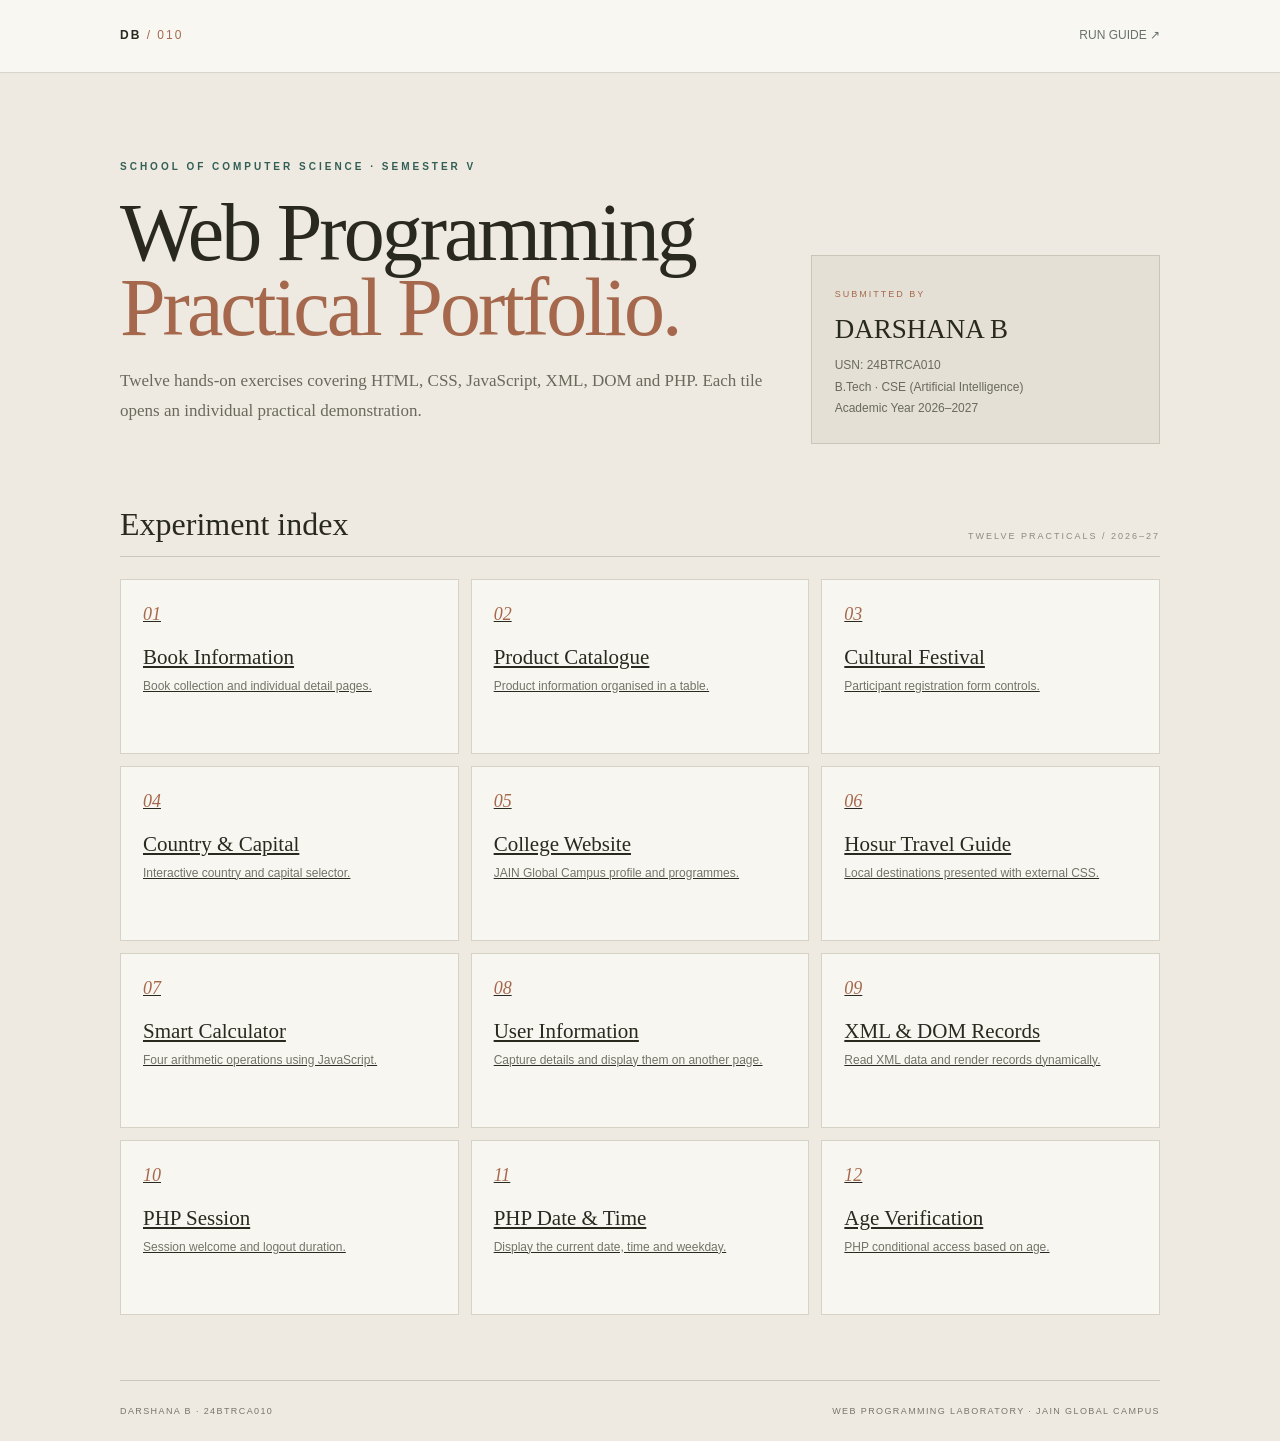
<file: index.html>
<!doctype html>
<html lang="en"><head><meta charset="utf-8"><meta name="viewport" content="width=device-width,initial-scale=1"><meta name="description" content="Darshana B's Web Programming practical portfolio."><title>Darshana B | Web Programming Portfolio</title><link rel="stylesheet" href="assets/site.css"><style>
body{background:#eeeae1;color:#29291f}.head-inner{display:flex;justify-content:space-between;align-items:center;min-height:72px}.brand span{color:#a5684d}.home-hero{padding:76px 0 62px;display:grid;grid-template-columns:1.3fr .7fr;gap:42px;align-items:end}.home-hero h1{font:500 clamp(48px,7vw,82px)/.92 Georgia;letter-spacing:-3px;margin:20px 0}.home-hero h1 em{color:#a5684d}.home-hero .lead{font:17px/1.8 Georgia;color:#69695e}.student-card{padding:23px;border:1px solid #c9c5b9;background:#e4e0d5}.student-card small{font-size:9px;letter-spacing:2px;color:#a5684d}.student-card strong{display:block;font:27px Georgia;margin:10px 0}.student-card p{font-size:12px;line-height:1.8;color:#69695e;margin:0}.index-heading{display:flex;justify-content:space-between;align-items:end;border-bottom:1px solid #c9c5b9;padding-bottom:13px}.index-heading h2{font:32px Georgia;margin:0}.index-heading span{font-size:9px;letter-spacing:2px;color:#8b8a7d}.lab-grid{display:grid;grid-template-columns:repeat(3,1fr);gap:12px;padding:22px 0 65px}.lab-tile{display:block;padding:22px;min-height:175px;background:#f8f6f0;border:1px solid #d7d2c6;color:#29291f;transition:transform .2s,background .2s}.lab-tile:hover{transform:translateY(-4px);background:#fff}.lab-tile .num{font:italic 18px Georgia;color:#a5684d}.lab-tile h3{font:21px Georgia;margin:17px 0 7px}.lab-tile p{font-size:12px;line-height:1.6;color:#747368;margin:0}.portfolio-foot{display:flex;justify-content:space-between;border-top:1px solid #c9c5b9;padding:23px 0;font-size:9px;letter-spacing:1.4px;color:#77766b}
@media(max-width:720px){.home-hero{grid-template-columns:1fr;padding:48px 0}.lab-grid{grid-template-columns:1fr 1fr}.index-heading h2{font-size:26px}}@media(max-width:460px){.lab-grid{grid-template-columns:1fr}.index-heading span{display:none}.portfolio-foot{flex-direction:column;gap:8px}}
</style></head><body>
<header class="site-head"><div class="wrap head-inner"><a class="brand" href="index.html">DB <span>/ 010</span></a><a class="back" href="README.md">RUN GUIDE ↗</a></div></header>
<main class="wrap"><section class="home-hero"><div><p class="kicker">SCHOOL OF COMPUTER SCIENCE · SEMESTER V</p><h1>Web Programming<br><em>Practical Portfolio.</em></h1><p class="lead">Twelve hands-on exercises covering HTML, CSS, JavaScript, XML, DOM and PHP. Each tile opens an individual practical demonstration.</p></div><aside class="student-card"><small>SUBMITTED BY</small><strong>DARSHANA B</strong><p>USN: 24BTRCA010<br>B.Tech · CSE (Artificial Intelligence)<br>Academic Year 2026–2027</p></aside></section>
<section><div class="index-heading"><h2>Experiment index</h2><span>TWELVE PRACTICALS / 2026–27</span></div><div class="lab-grid">
<a class="lab-tile" href="01_Book_Information/index.html"><span class="num">01</span><h3>Book Information</h3><p>Book collection and individual detail pages.</p></a>
<a class="lab-tile" href="02_Product_Catalogue/index.html"><span class="num">02</span><h3>Product Catalogue</h3><p>Product information organised in a table.</p></a>
<a class="lab-tile" href="03_Cultural_Festival/index.html"><span class="num">03</span><h3>Cultural Festival</h3><p>Participant registration form controls.</p></a>
<a class="lab-tile" href="04_Country_Capital/index.html"><span class="num">04</span><h3>Country &amp; Capital</h3><p>Interactive country and capital selector.</p></a>
<a class="lab-tile" href="05_College_Website/index.html"><span class="num">05</span><h3>College Website</h3><p>JAIN Global Campus profile and programmes.</p></a>
<a class="lab-tile" href="06_Travel_Destination/index.html"><span class="num">06</span><h3>Hosur Travel Guide</h3><p>Local destinations presented with external CSS.</p></a>
<a class="lab-tile" href="07_Smart_Calculator/index.html"><span class="num">07</span><h3>Smart Calculator</h3><p>Four arithmetic operations using JavaScript.</p></a>
<a class="lab-tile" href="08_User_Information/index.html"><span class="num">08</span><h3>User Information</h3><p>Capture details and display them on another page.</p></a>
<a class="lab-tile" href="09_XML_DOM_Records/index.html"><span class="num">09</span><h3>XML &amp; DOM Records</h3><p>Read XML data and render records dynamically.</p></a>
<a class="lab-tile" href="10_PHP_Session/index.php"><span class="num">10</span><h3>PHP Session</h3><p>Session welcome and logout duration.</p></a>
<a class="lab-tile" href="11_PHP_Date_Time/index.php"><span class="num">11</span><h3>PHP Date &amp; Time</h3><p>Display the current date, time and weekday.</p></a>
<a class="lab-tile" href="12_PHP_Age_Verification/index.php"><span class="num">12</span><h3>Age Verification</h3><p>PHP conditional access based on age.</p></a>
</div></section></main><footer class="wrap portfolio-foot"><span>DARSHANA B · 24BTRCA010</span><span>WEB PROGRAMMING LABORATORY · JAIN GLOBAL CAMPUS</span></footer></body></html>
</file>
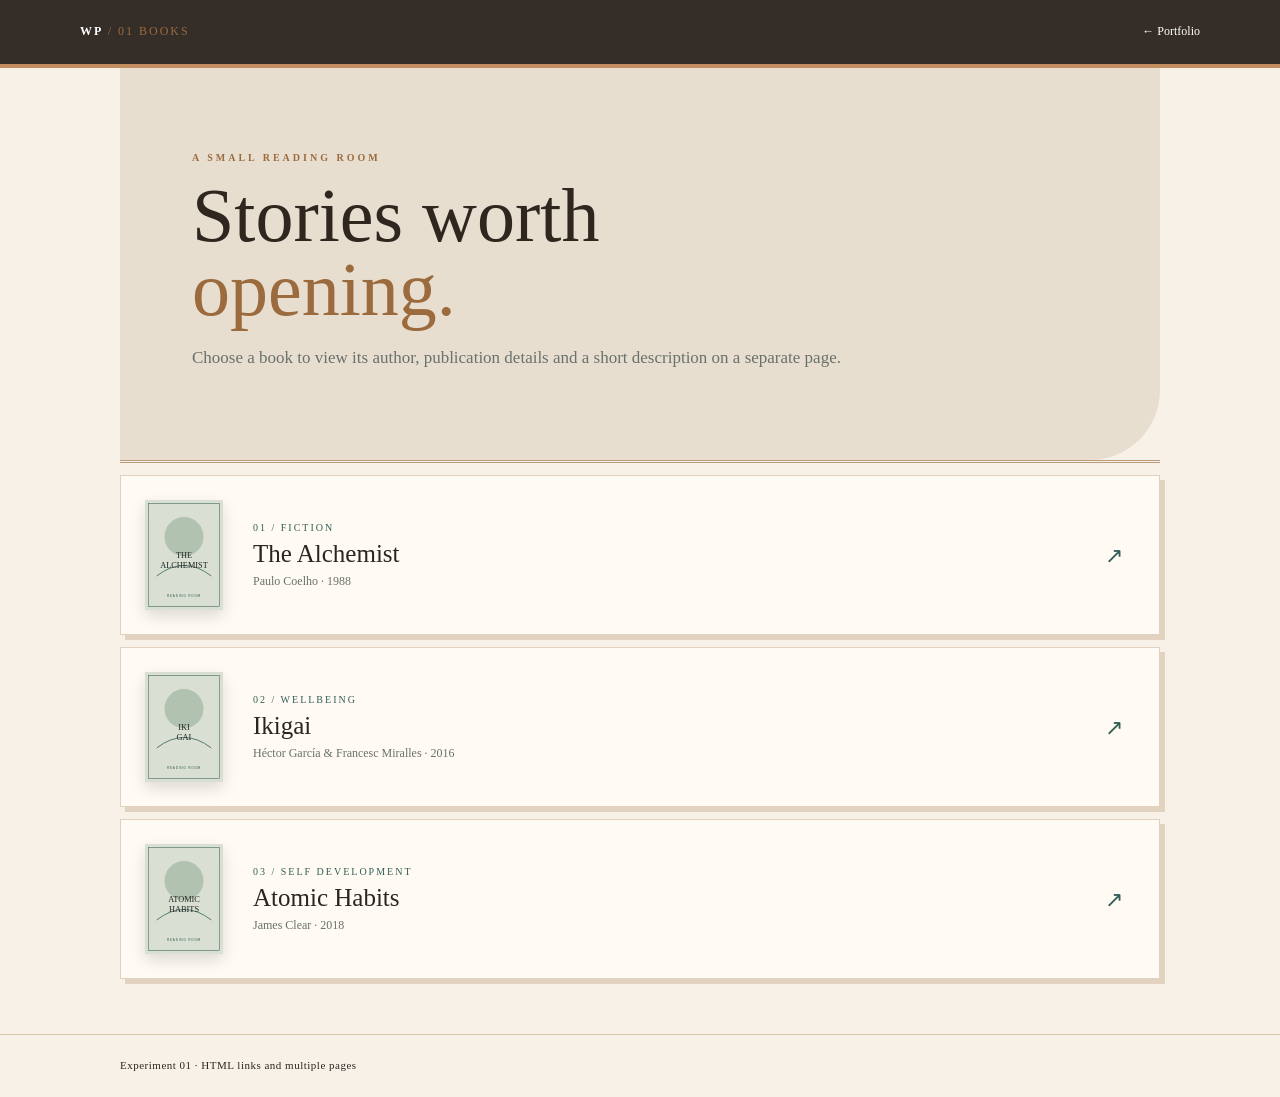
<file: 01_Book_Information/index.html>
<!doctype html>
<html lang="en">
<head>
<meta charset="utf-8">
<meta name="viewport" content="width=device-width,initial-scale=1">
<title>Reading Room | Book Collection</title>
<link rel="stylesheet" href="../assets/site.css">
<link rel="stylesheet" href="style.css">
</head>
<body>

<header class="site-head">
<div class="head-inner">
<a class="brand" href="../index.html">WP <span>/ 01 BOOKS</span></a>
<a class="back" href="../index.html">← Portfolio</a>
</div>
</header>

<main class="wrap">
<section class="hero">
<p class="kicker">A small reading room</p>
<h1>Stories worth<br><em>opening.</em></h1>
<p class="lead">Choose a book to view its author, publication details and a short description on a separate page.</p>
</section>

<section class="books">
<a class="book" href="book1.html">
<img src="cover1.svg" alt="The Alchemist cover">
<span class="book-meta">
<small>01 / FICTION</small>
<strong>The Alchemist</strong>
<em>Paulo Coelho · 1988</em>
</span>
<span class="arrow">↗</span>
</a>

<a class="book" href="book2.html">
<img src="cover2.svg" alt="Ikigai cover">
<span class="book-meta">
<small>02 / WELLBEING</small>
<strong>Ikigai</strong>
<em>Héctor García & Francesc Miralles · 2016</em>
</span>
<span class="arrow">↗</span>
</a>

<a class="book" href="book3.html">
<img src="cover3.svg" alt="Atomic Habits cover">
<span class="book-meta">
<small>03 / SELF DEVELOPMENT</small>
<strong>Atomic Habits</strong>
<em>James Clear · 2018</em>
</span>
<span class="arrow">↗</span>
</a>
</section>
</main>

<footer class="site-foot">
<div class="wrap">Experiment 01 · HTML links and multiple pages</div>
</footer>

</body>
</html>
</file>
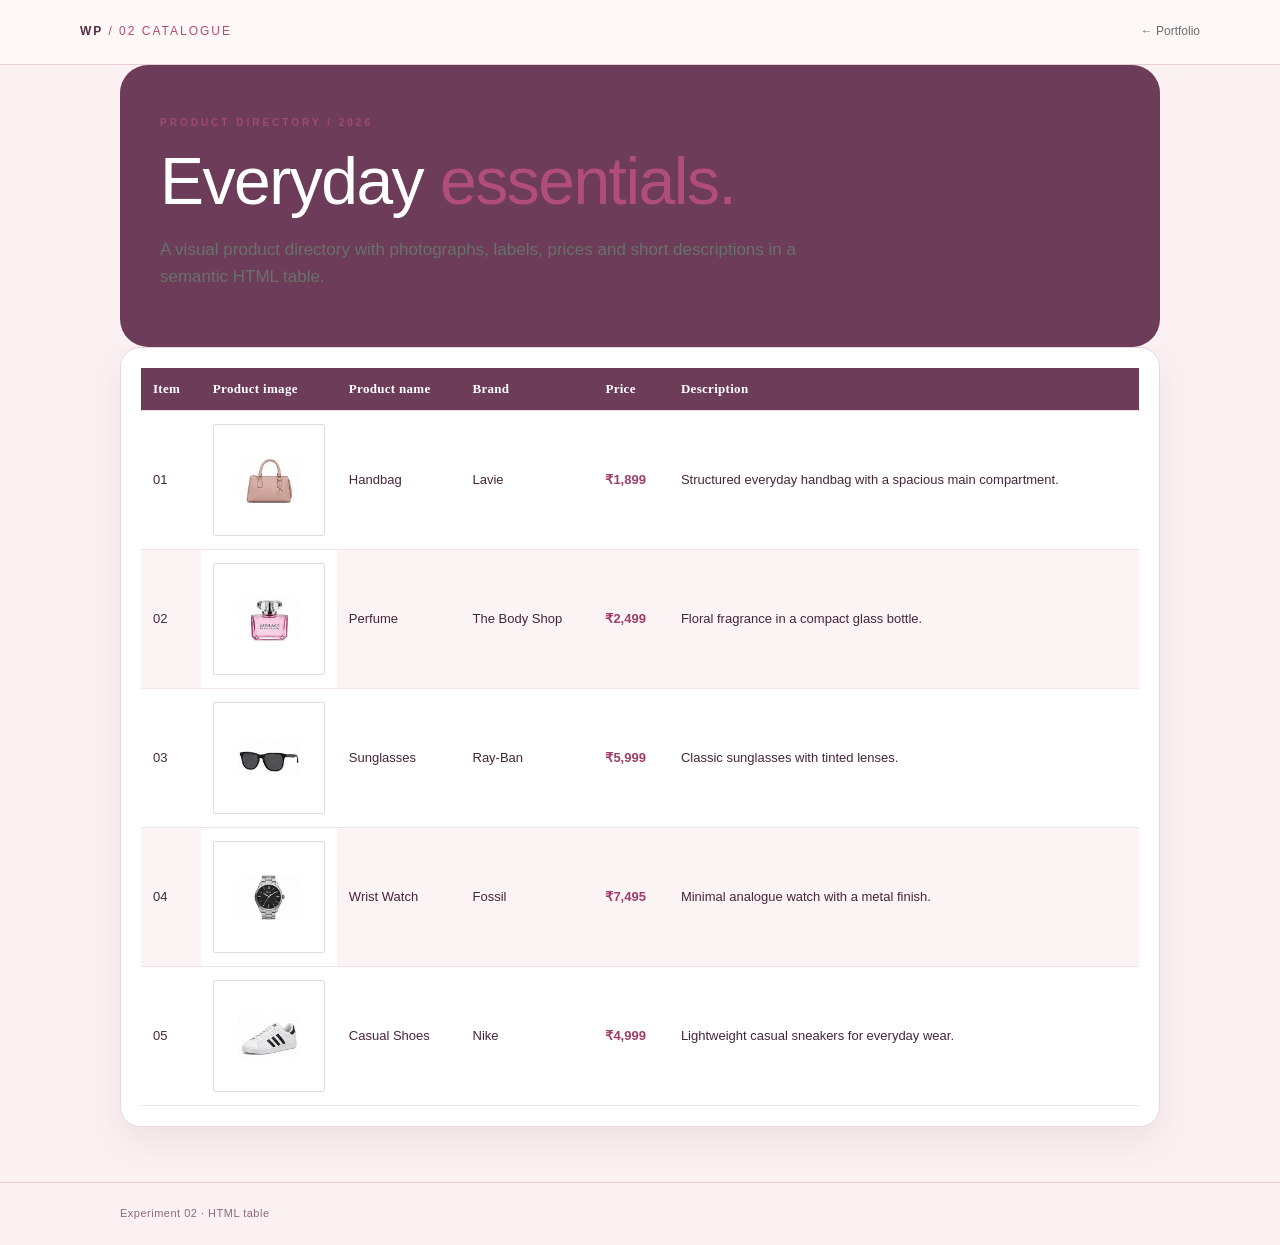
<file: 02_Product_Catalogue/index.html>
<!doctype html>
<html lang="en">
<head>
    <meta charset="utf-8">
    <meta name="viewport" content="width=device-width,initial-scale=1">
    <title>Product Catalogue</title>
    <link rel="stylesheet" href="../assets/site.css">
    <link rel="stylesheet" href="style.css">
</head>
<body>
    <header class="site-head">
        <div class="head-inner">
            <a class="brand" href="../index.html">WP <span>/ 02 CATALOGUE</span></a>
            <a class="back" href="../index.html">← Portfolio</a>
        </div>
    </header>

    <main class="wrap">
        <section class="hero">
            <p class="kicker">Product directory / 2026</p>
            <h1>Everyday <em>essentials.</em></h1>
            <p class="lead">A visual product directory with photographs, labels, prices and short descriptions in a semantic HTML table.</p>
        </section>

        <section class="panel table-scroll">
            <table>
                <thead>
                    <tr>
                        <th>Item</th>
                        <th>Product image</th>
                        <th>Product name</th>
                        <th>Brand</th>
                        <th>Price</th>
                        <th>Description</th>
                    </tr>
                </thead>
                <tbody>
<tr>
<td>01</td>
<td class="product-image"><img src="../assets/lab02-products/bag.jpg" alt="Handbag — product photograph on white background"></td>
<td>Handbag</td><td>Lavie</td><td class="price">₹1,899</td><td>Structured everyday handbag with a spacious main compartment.</td>
</tr>
<tr>
<td>02</td>
<td class="product-image"><img src="../assets/lab02-products/perfume.jpg" alt="Perfume — product photograph on white background"></td>
<td>Perfume</td><td>The Body Shop</td><td class="price">₹2,499</td><td>Floral fragrance in a compact glass bottle.</td>
</tr>
<tr>
<td>03</td>
<td class="product-image"><img src="../assets/lab02-products/glasses.jpg" alt="Sunglasses — product photograph on white background"></td>
<td>Sunglasses</td><td>Ray-Ban</td><td class="price">₹5,999</td><td>Classic sunglasses with tinted lenses.</td>
</tr>
<tr>
<td>04</td>
<td class="product-image"><img src="../assets/lab02-products/watch.jpg" alt="Wristwatch — product photograph on white background"></td>
<td>Wrist Watch</td><td>Fossil</td><td class="price">₹7,495</td><td>Minimal analogue watch with a metal finish.</td>
</tr>
<tr>
<td>05</td>
<td class="product-image"><img src="../assets/lab02-products/shoes.jpg" alt="Casual shoes — product photograph on white background"></td>
<td>Casual Shoes</td><td>Nike</td><td class="price">₹4,999</td><td>Lightweight casual sneakers for everyday wear.</td>
</tr>
</tbody>
            </table>
        </section>
    </main>

    <footer class="site-foot">
        <div class="wrap">Experiment 02 · HTML table</div>
    </footer>
</body>
</html>
</file>
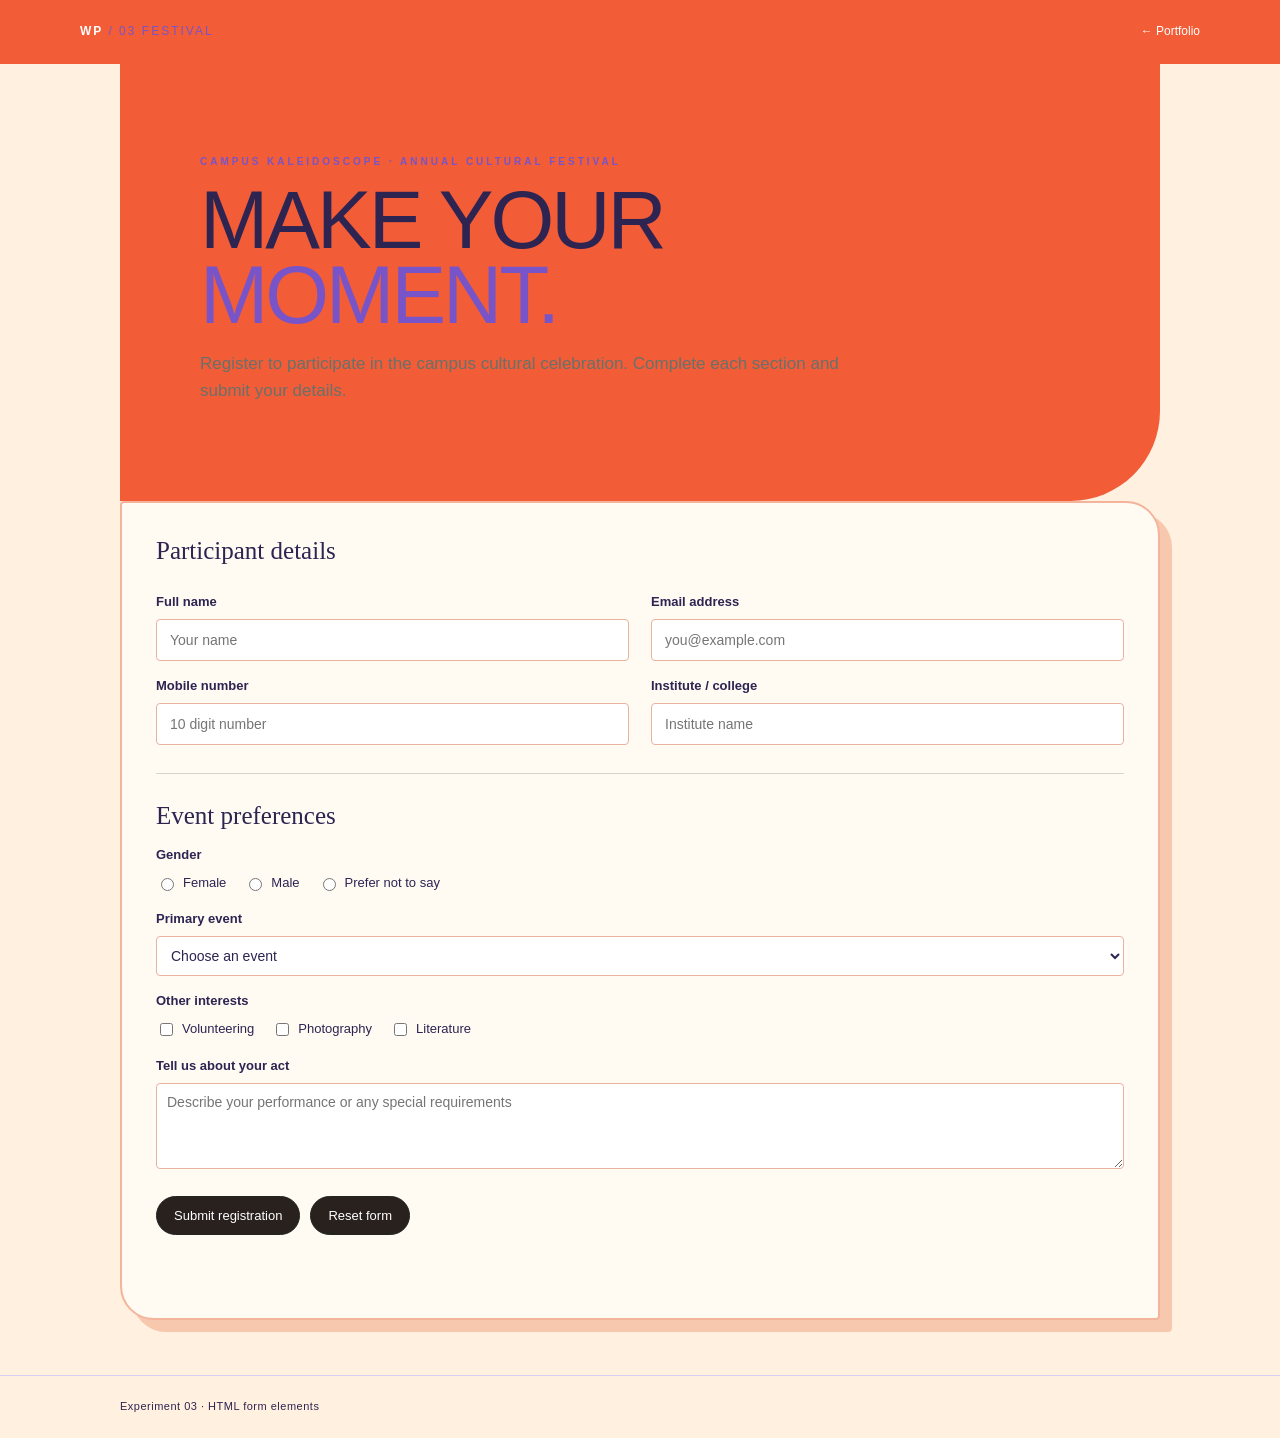
<file: 03_Cultural_Festival/index.html>
<!doctype html>
<html lang="en">
<head>
    <meta charset="utf-8">
    <meta name="viewport" content="width=device-width,initial-scale=1">
    <title>Campus Kaleidoscope Registration</title>
    <link rel="stylesheet" href="../assets/site.css">
    <link rel="stylesheet" href="style.css">
</head>
<body>
    <header class="site-head">
        <div class="head-inner">
            <a class="brand" href="../index.html">WP <span>/ 03 FESTIVAL</span></a>
            <a class="back" href="../index.html">← Portfolio</a>
        </div>
    </header>

    <main class="wrap">
        <section class="hero">
            <p class="kicker">Campus Kaleidoscope · Annual cultural festival</p>
            <h1>Make your<br><em>moment.</em></h1>
            <p class="lead">Register to participate in the campus cultural celebration. Complete each section and submit your details.</p>
        </section>

        <form id="festivalForm" class="panel">
            <h2>Participant details</h2>
            <div class="form-grid">
                <div>
                    <label class="field" for="fullName">Full name</label>
                    <input id="fullName" name="fullName" required placeholder="Your name">
                </div>
                <div>
                    <label class="field" for="email">Email address</label>
                    <input id="email" name="email" type="email" required placeholder="you@example.com">
                </div>
                <div>
                    <label class="field" for="mobile">Mobile number</label>
                    <input id="mobile" name="mobile" type="tel" pattern="[0-9]{10}" required placeholder="10 digit number">
                </div>
                <div>
                    <label class="field" for="college">Institute / college</label>
                    <input id="college" name="college" required placeholder="Institute name">
                </div>
            </div>

            <hr>

            <h2>Event preferences</h2>
            <span class="field">Gender</span>
            <div class="choices">
                <label><input type="radio" name="gender" value="Female" required> Female</label>
                <label><input type="radio" name="gender" value="Male"> Male</label>
                <label><input type="radio" name="gender" value="Prefer not to say"> Prefer not to say</label>
            </div>

            <label class="field" for="event">Primary event</label>
            <select id="event" name="event" required>
                <option value="">Choose an event</option>
                <option>Music</option>
                <option>Dance</option>
                <option>Drama</option>
                <option>Fine Arts</option>
                <option>Photography</option>
            </select>

            <span class="field">Other interests</span>
            <div class="choices">
                <label><input type="checkbox" name="interests" value="Volunteering"> Volunteering</label>
                <label><input type="checkbox" name="interests" value="Photography"> Photography</label>
                <label><input type="checkbox" name="interests" value="Literature"> Literature</label>
            </div>

            <label class="field" for="message">Tell us about your act</label>
            <textarea id="message" name="message" rows="4" placeholder="Describe your performance or any special requirements"></textarea>

            <div class="actions">
                <button class="btn" type="submit">Submit registration</button>
                <button class="btn alt" type="reset">Reset form</button>
            </div>

            <p id="formStatus" class="note" aria-live="polite"></p>
        </form>
    </main>

    <footer class="site-foot">
        <div class="wrap">Experiment 03 · HTML form elements</div>
    </footer>

    <script src="script.js"></script>
</body>
</html>
</file>
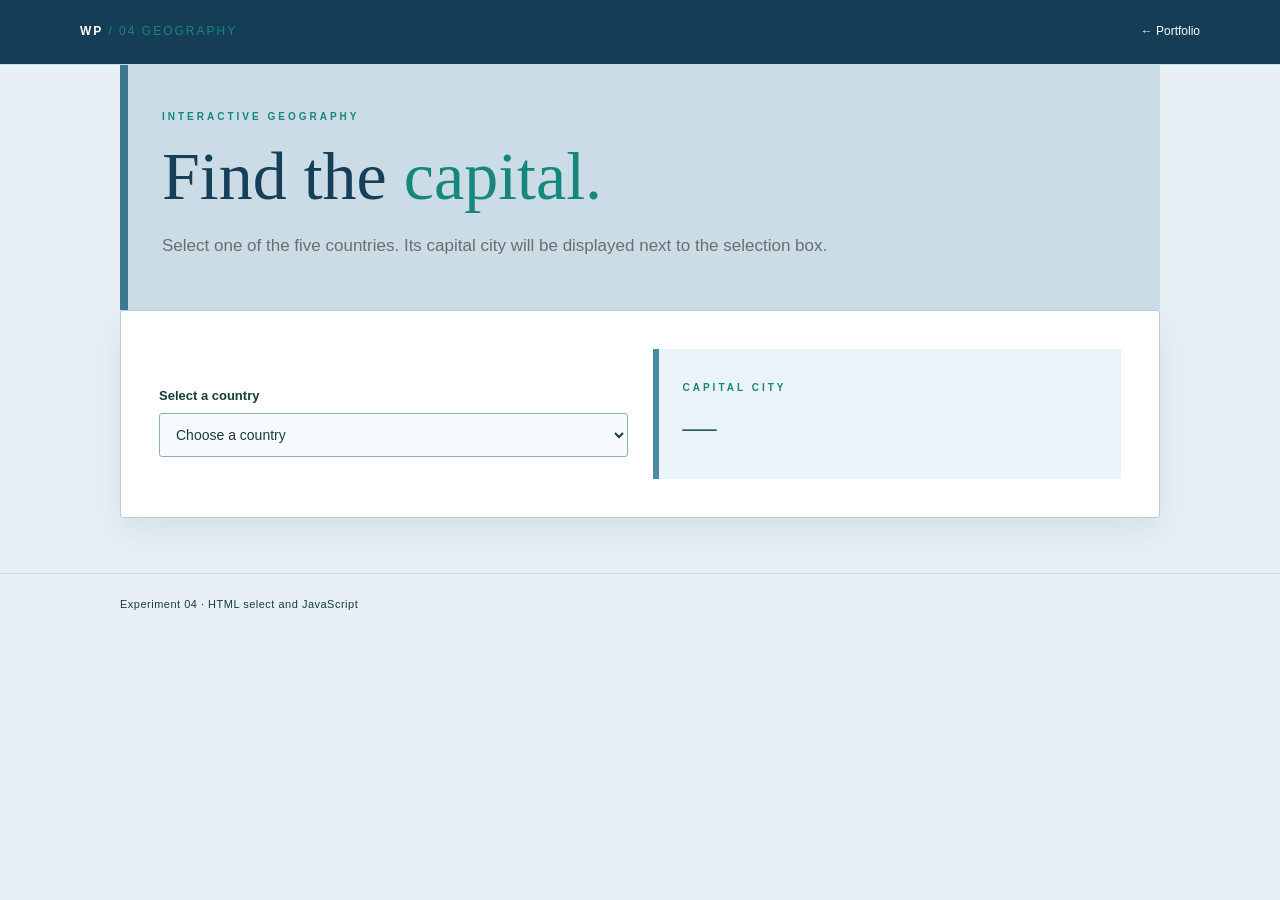
<file: 04_Country_Capital/index.html>
<!doctype html>
<html lang="en">
<head>
    <meta charset="utf-8">
    <meta name="viewport" content="width=device-width,initial-scale=1">
    <title>Country and Capital Finder</title>
    <link rel="stylesheet" href="../assets/site.css">
    <link rel="stylesheet" href="style.css">
</head>
<body>
    <header class="site-head">
        <div class="head-inner">
            <a class="brand" href="../index.html">WP <span>/ 04 GEOGRAPHY</span></a>
            <a class="back" href="../index.html">← Portfolio</a>
        </div>
    </header>

    <main class="wrap">
        <section class="hero">
            <p class="kicker">Interactive geography</p>
            <h1>Find the <em>capital.</em></h1>
            <p class="lead">Select one of the five countries. Its capital city will be displayed next to the selection box.</p>
        </section>

        <section class="finder panel">
            <div>
                <label class="field" for="country">Select a country</label>
                <select id="country">
                    <option value="">Choose a country</option>
                    <option value="New Delhi">India</option>
                    <option value="Tokyo">Japan</option>
                    <option value="Paris">France</option>
                    <option value="Canberra">Australia</option>
                    <option value="Ottawa">Canada</option>
                </select>
            </div>

            <div class="capital-box">
                <span class="kicker">Capital city</span>
                <p id="capital" aria-live="polite">—</p>
            </div>
        </section>
    </main>

    <footer class="site-foot">
        <div class="wrap">Experiment 04 · HTML select and JavaScript</div>
    </footer>

    <script src="script.js"></script>
</body>
</html>
</file>
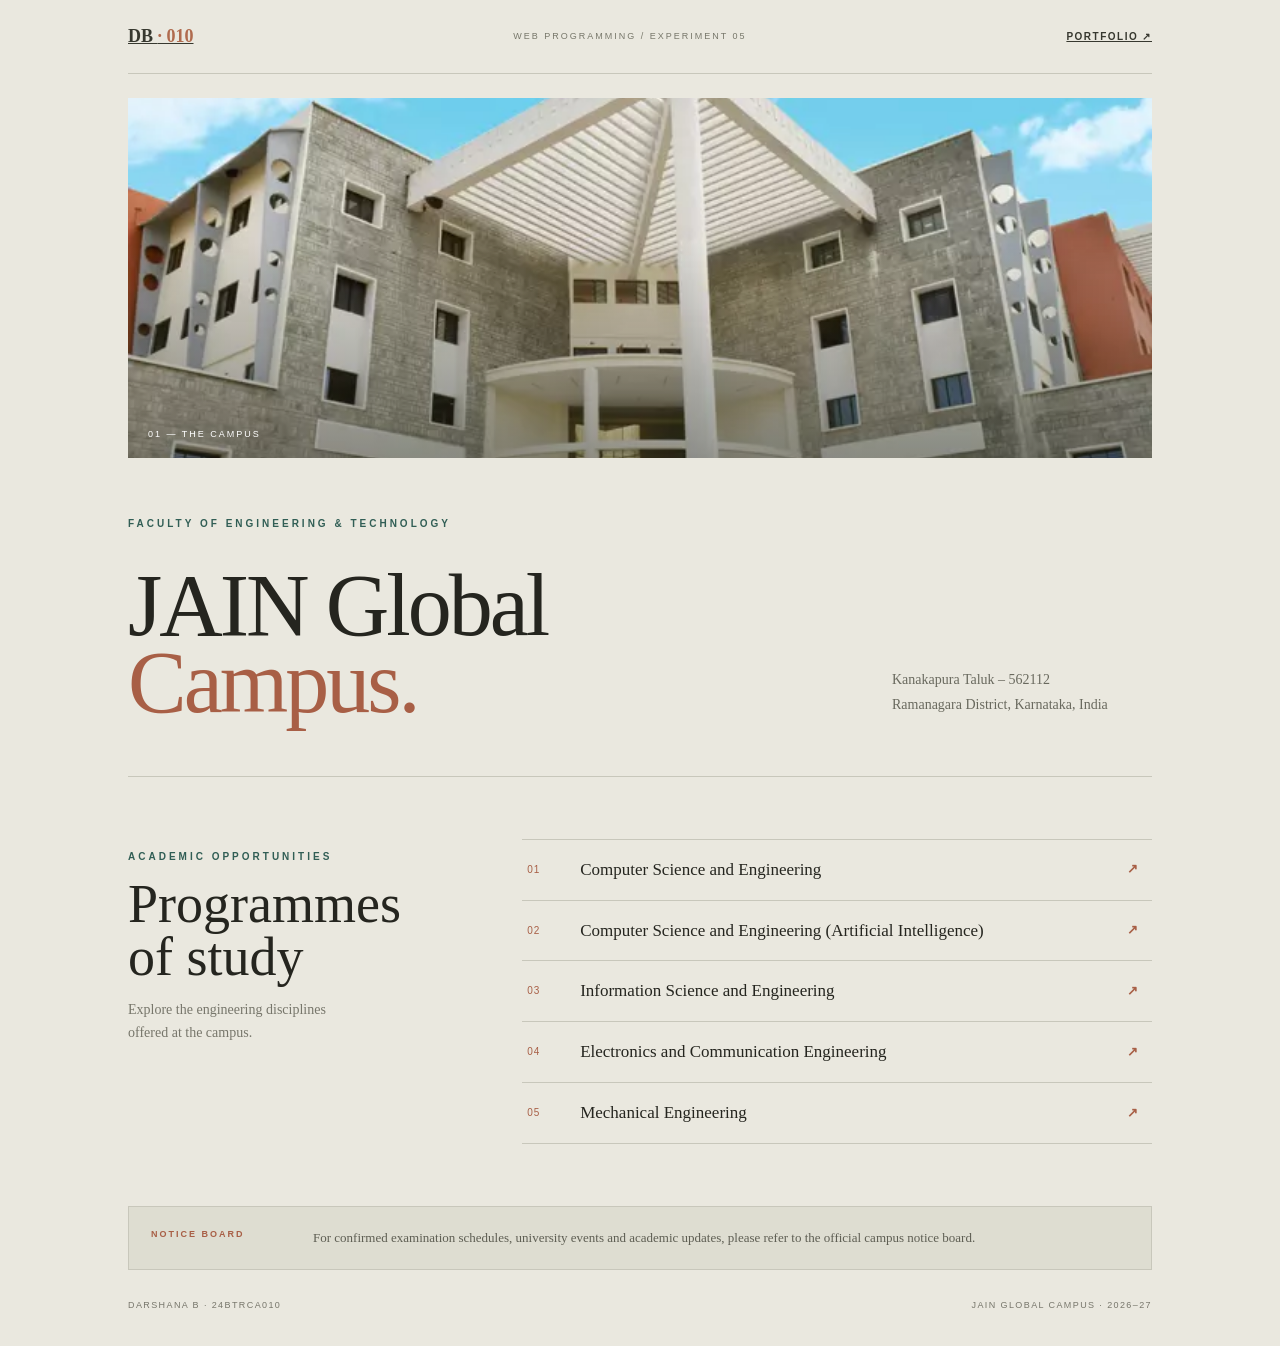
<file: 05_College_Website/index.html>
<!doctype html>
<html lang="en"><head><meta charset="utf-8"><meta name="viewport" content="width=device-width,initial-scale=1"><meta name="description" content="JAIN Global Campus college information and courses."><title>JAIN Global Campus | College Information</title>
<link rel="stylesheet" href="../assets/site.css"><link rel="stylesheet" href="style.css"></head>
<body><main class="college-shell">
<header class="college-top"><a href="../index.html" class="monogram">DB <span>· 010</span></a><p>WEB PROGRAMMING / EXPERIMENT 05</p><a href="../index.html">PORTFOLIO ↗</a></header>
<section class="college-photo"><div class="photo-label">01 — THE CAMPUS</div></section>
<section class="college-heading"><p class="kicker">Faculty of Engineering &amp; Technology</p><h1>JAIN Global<br><em>Campus.</em></h1><p class="address">Kanakapura Taluk – 562112<br>Ramanagara District, Karnataka, India</p></section>
<section class="course-section"><div class="course-heading"><p class="kicker">Academic opportunities</p><h2>Programmes<br>of study</h2><p>Explore the engineering disciplines offered at the campus.</p></div>
<div class="course-stack">
<div class="course-item"><span>01</span><p>Computer Science and Engineering</p><b>↗</b></div>
<div class="course-item"><span>02</span><p>Computer Science and Engineering (Artificial Intelligence)</p><b>↗</b></div>
<div class="course-item"><span>03</span><p>Information Science and Engineering</p><b>↗</b></div>
<div class="course-item"><span>04</span><p>Electronics and Communication Engineering</p><b>↗</b></div>
<div class="course-item"><span>05</span><p>Mechanical Engineering</p><b>↗</b></div>
</div></section>
<section class="college-announcement"><span>NOTICE BOARD</span><p>For confirmed examination schedules, university events and academic updates, please refer to the official campus notice board.</p></section>
<footer class="college-footer"><span>DARSHANA B · 24BTRCA010</span><span>JAIN GLOBAL CAMPUS · 2026–27</span></footer>
</main></body></html>
</file>
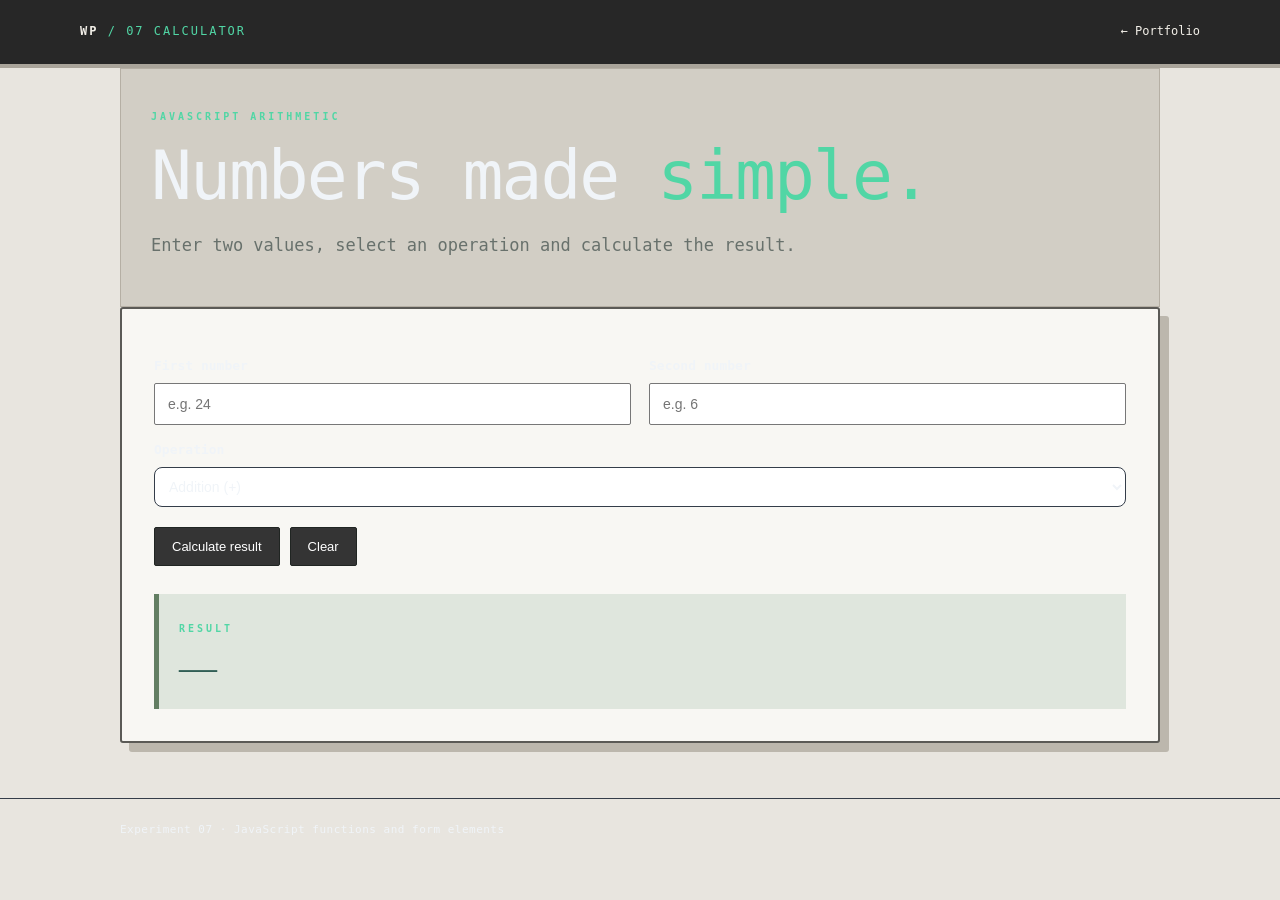
<file: 07_Smart_Calculator/index.html>
<!doctype html>
<html lang="en">
<head>
    <meta charset="utf-8">
    <meta name="viewport" content="width=device-width,initial-scale=1">
    <title>JavaScript Calculator</title>
    <link rel="stylesheet" href="../assets/site.css">
    <link rel="stylesheet" href="style.css">
</head>
<body>
    <header class="site-head">
        <div class="head-inner">
            <a class="brand" href="../index.html">WP <span>/ 07 CALCULATOR</span></a>
            <a class="back" href="../index.html">← Portfolio</a>
        </div>
    </header>

    <main class="wrap">
        <section class="hero">
            <p class="kicker">JavaScript arithmetic</p>
            <h1>Numbers made <em>simple.</em></h1>
            <p class="lead">Enter two values, select an operation and calculate the result.</p>
        </section>

        <form id="calculator" class="panel">
            <div class="calc-grid">
                <div>
                    <label class="field" for="first">First number</label>
                    <input id="first" type="number" step="any" required placeholder="e.g. 24">
                </div>
                <div>
                    <label class="field" for="second">Second number</label>
                    <input id="second" type="number" step="any" required placeholder="e.g. 6">
                </div>
            </div>

            <label class="field" for="operation">Operation</label>
            <select id="operation">
                <option value="add">Addition (+)</option>
                <option value="subtract">Subtraction (−)</option>
                <option value="multiply">Multiplication (×)</option>
                <option value="divide">Division (÷)</option>
            </select>

            <div class="actions">
                <button class="btn" type="submit">Calculate result</button>
                <button class="btn alt" type="reset">Clear</button>
            </div>

            <div class="answer" aria-live="polite">
                <span class="kicker">Result</span>
                <output id="result">—</output>
            </div>
        </form>
    </main>

    <footer class="site-foot">
        <div class="wrap">Experiment 07 · JavaScript functions and form elements</div>
    </footer>

    <script src="script.js"></script>
</body>
</html>
</file>
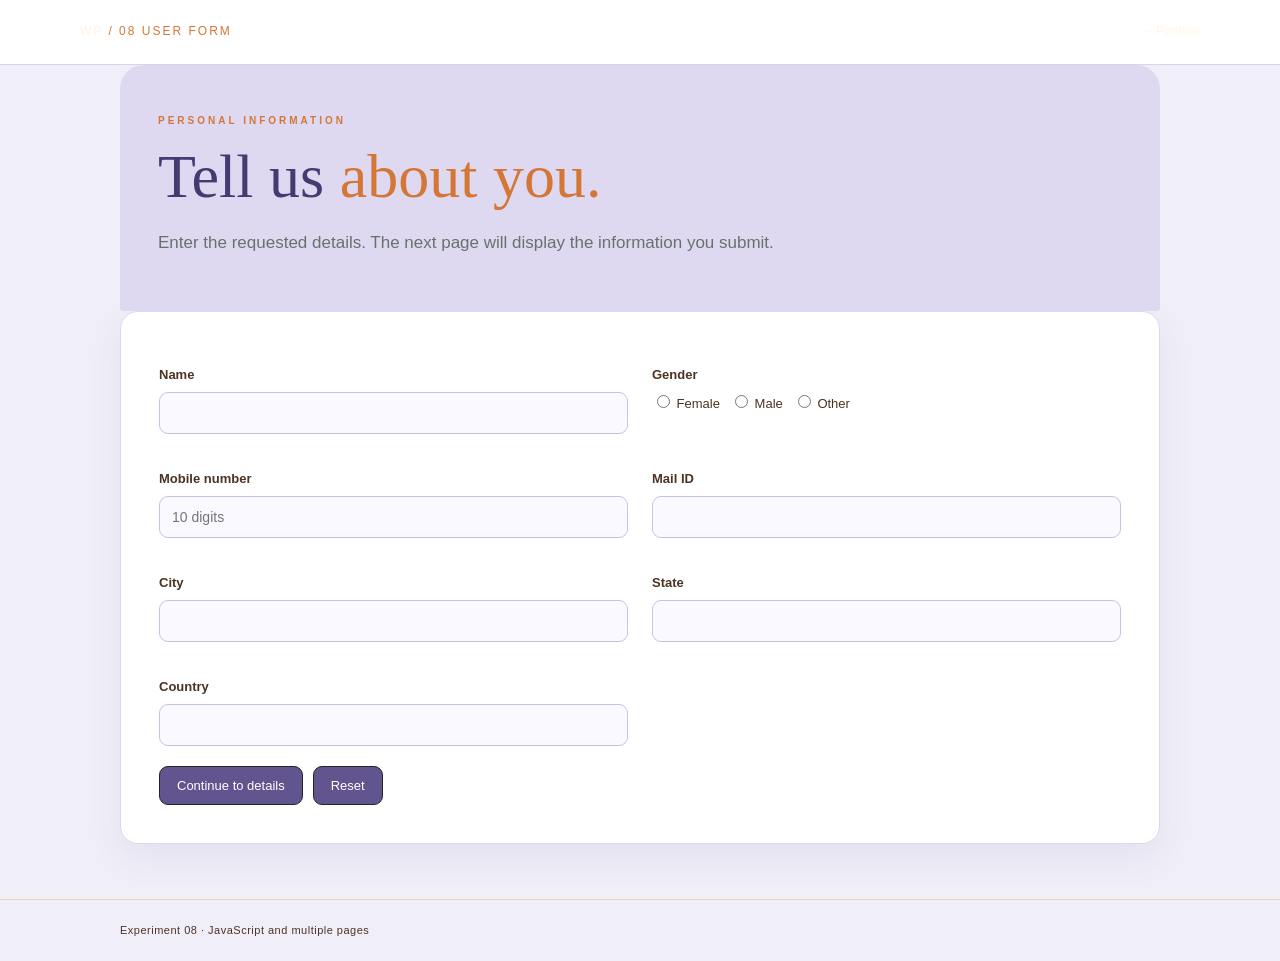
<file: 08_User_Information/index.html>
<!doctype html>
<html lang="en">
<head>
    <meta charset="utf-8">
    <meta name="viewport" content="width=device-width,initial-scale=1">
    <title>User Information Form</title>
    <link rel="stylesheet" href="../assets/site.css">
    <link rel="stylesheet" href="style.css">
</head>
<body>
    <header class="site-head">
        <div class="head-inner">
            <a class="brand" href="../index.html">WP <span>/ 08 USER FORM</span></a>
            <a class="back" href="../index.html">← Portfolio</a>
        </div>
    </header>

    <main class="wrap">
        <section class="hero">
            <p class="kicker">Personal information</p>
            <h1>Tell us <em>about you.</em></h1>
            <p class="lead">Enter the requested details. The next page will display the information you submit.</p>
        </section>

        <form id="userForm" class="panel">
            <div class="form-grid">
                <div>
                    <label class="field" for="name">Name</label>
                    <input id="name" name="name" required>
                </div>
                <div>
                    <span class="field">Gender</span>
                    <div class="choices">
                        <label><input type="radio" name="gender" value="Female" required> Female</label>
                        <label><input type="radio" name="gender" value="Male"> Male</label>
                        <label><input type="radio" name="gender" value="Other"> Other</label>
                    </div>
                </div>
                <div>
                    <label class="field" for="mobile">Mobile number</label>
                    <input id="mobile" name="mobile" type="tel" pattern="[0-9]{10}" required placeholder="10 digits">
                </div>
                <div>
                    <label class="field" for="email">Mail ID</label>
                    <input id="email" name="email" type="email" required>
                </div>
                <div>
                    <label class="field" for="city">City</label>
                    <input id="city" name="city" required>
                </div>
                <div>
                    <label class="field" for="state">State</label>
                    <input id="state" name="state" required>
                </div>
                <div>
                    <label class="field" for="country">Country</label>
                    <input id="country" name="country" required>
                </div>
            </div>

            <div class="actions">
                <button class="btn" type="submit">Continue to details</button>
                <button class="btn alt" type="reset">Reset</button>
            </div>
        </form>
    </main>

    <footer class="site-foot">
        <div class="wrap">Experiment 08 · JavaScript and multiple pages</div>
    </footer>

    <script src="script.js"></script>
</body>
</html>
</file>
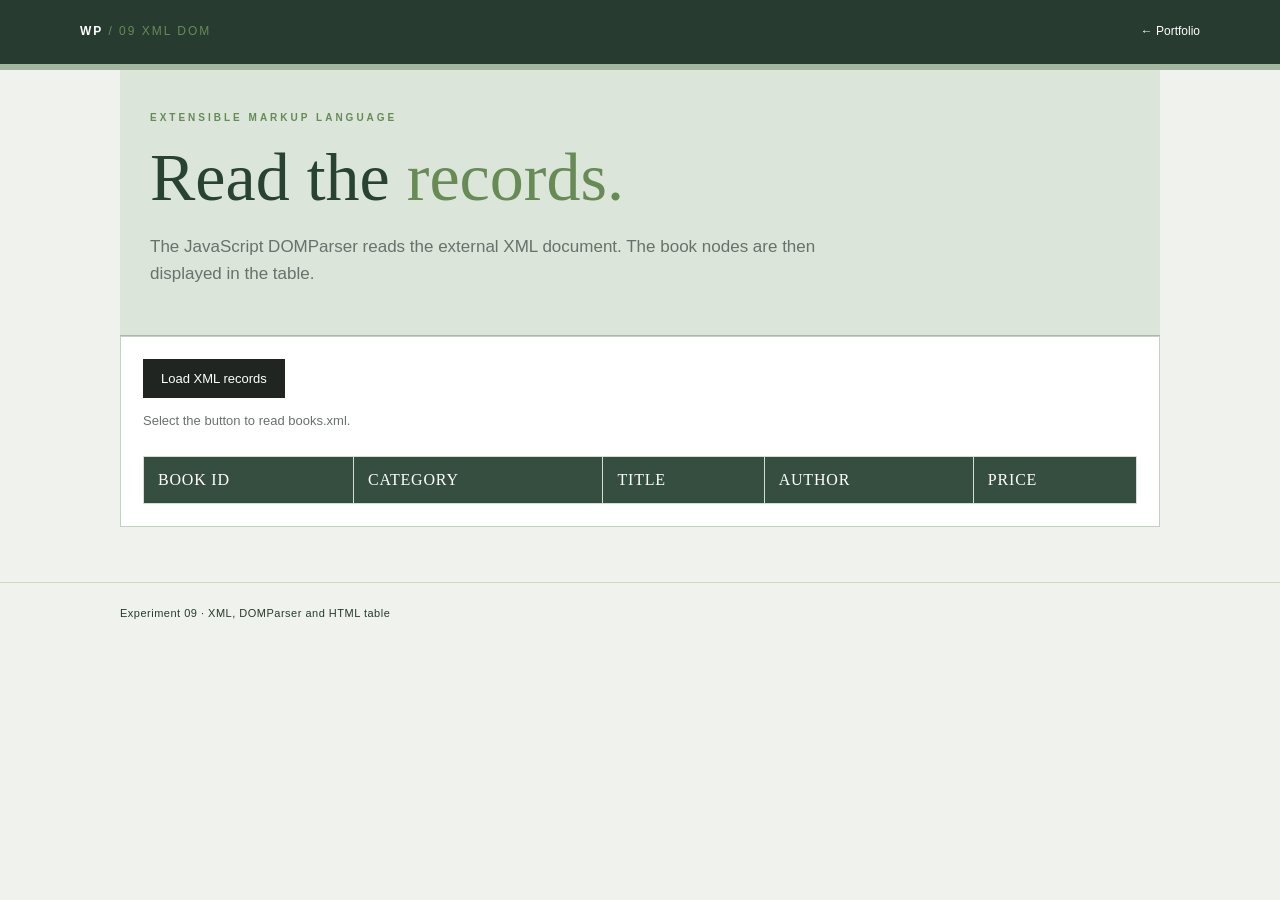
<file: 09_XML_DOM_Records/index.html>
<!doctype html>
<html lang="en">
<head>
    <meta charset="utf-8">
    <meta name="viewport" content="width=device-width,initial-scale=1">
    <title>XML DOM Library Records</title>
    <link rel="stylesheet" href="../assets/site.css">
    <link rel="stylesheet" href="style.css">
</head>
<body>
    <header class="site-head">
        <div class="head-inner">
            <a class="brand" href="../index.html">WP <span>/ 09 XML DOM</span></a>
            <a class="back" href="../index.html">← Portfolio</a>
        </div>
    </header>

    <main class="wrap">
        <section class="hero">
            <p class="kicker">Extensible Markup Language</p>
            <h1>Read the <em>records.</em></h1>
            <p class="lead">The JavaScript DOMParser reads the external XML document. The book nodes are then displayed in the table.</p>
        </section>

        <section class="panel">
            <button id="loadXml" class="btn" type="button">Load XML records</button>
            <p id="status" class="note" aria-live="polite">Select the button to read books.xml.</p>

            <div class="table-scroll">
                <table>
                    <thead>
                        <tr>
                            <th>Book ID</th>
                            <th>Category</th>
                            <th>Title</th>
                            <th>Author</th>
                            <th>Price</th>
                        </tr>
                    </thead>
                    <tbody id="records"></tbody>
                </table>
            </div>
        </section>
    </main>

    <footer class="site-foot">
        <div class="wrap">Experiment 09 · XML, DOMParser and HTML table</div>
    </footer>

    <script src="script.js"></script>
</body>
</html>
</file>
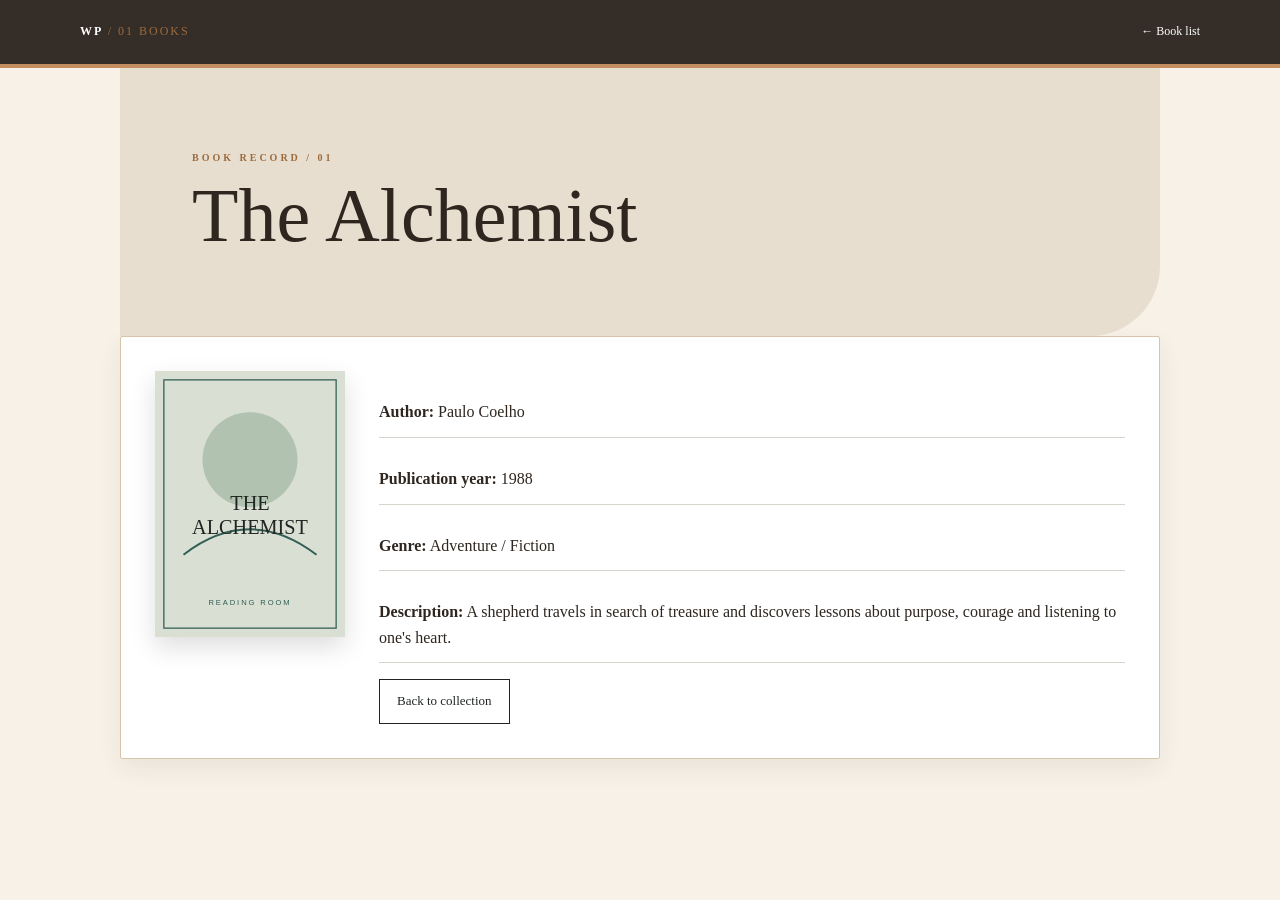
<file: 01_Book_Information/book1.html>
<!doctype html>
<html lang="en">
<head>
<meta charset="utf-8">
<meta name="viewport" content="width=device-width,initial-scale=1">
<title>The Alchemist</title>
<link rel="stylesheet" href="../assets/site.css">
<link rel="stylesheet" href="style.css">
</head>
<body>
<header class="site-head">
<div class="head-inner">
<a class="brand" href="../index.html">WP <span>/ 01 BOOKS</span></a>
<a class="back" href="index.html">← Book list</a>
</div>
</header>
<main class="wrap">
<section class="hero">
<p class="kicker">BOOK RECORD / 01</p>
<h1>The Alchemist</h1>
</section>
<section class="detail panel">
<img src="cover1.svg" alt="The Alchemist cover">
<div>
<p><strong>Author:</strong> Paulo Coelho</p>
<p><strong>Publication year:</strong> 1988</p>
<p><strong>Genre:</strong> Adventure / Fiction</p>
<p><strong>Description:</strong> A shepherd travels in search of treasure and discovers lessons about purpose, courage and listening to one's heart.</p>
<a class="btn alt" href="index.html">Back to collection</a>
</div>
</section>
</main>
</body>
</html>
</file>
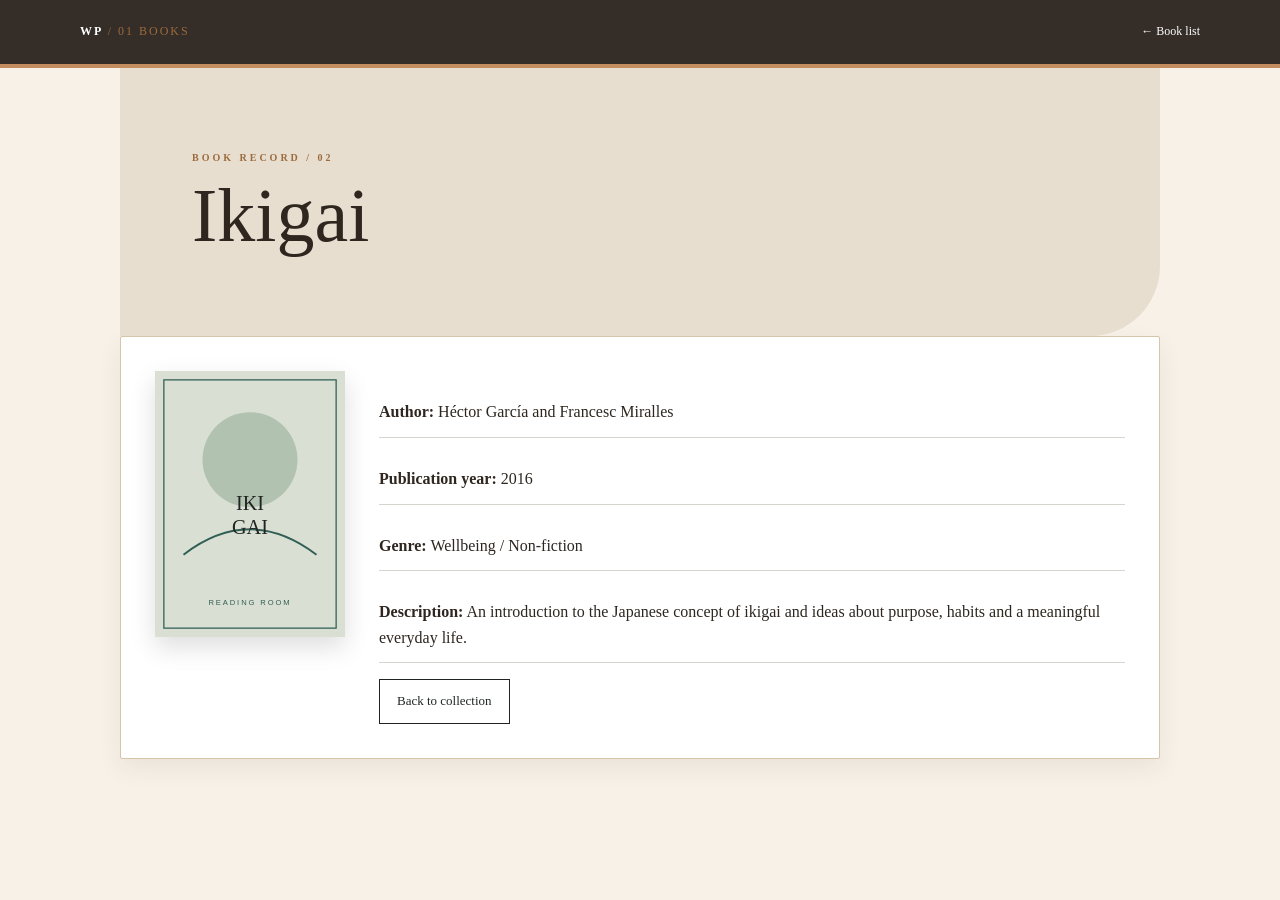
<file: 01_Book_Information/book2.html>
<!doctype html>
<html lang="en">
<head>
<meta charset="utf-8">
<meta name="viewport" content="width=device-width,initial-scale=1">
<title>Ikigai</title>
<link rel="stylesheet" href="../assets/site.css">
<link rel="stylesheet" href="style.css">
</head>
<body>
<header class="site-head">
<div class="head-inner">
<a class="brand" href="../index.html">WP <span>/ 01 BOOKS</span></a>
<a class="back" href="index.html">← Book list</a>
</div>
</header>
<main class="wrap">
<section class="hero">
<p class="kicker">BOOK RECORD / 02</p>
<h1>Ikigai</h1>
</section>
<section class="detail panel">
<img src="cover2.svg" alt="Ikigai cover">
<div>
<p><strong>Author:</strong> Héctor García and Francesc Miralles</p>
<p><strong>Publication year:</strong> 2016</p>
<p><strong>Genre:</strong> Wellbeing / Non-fiction</p>
<p><strong>Description:</strong> An introduction to the Japanese concept of ikigai and ideas about purpose, habits and a meaningful everyday life.</p>
<a class="btn alt" href="index.html">Back to collection</a>
</div>
</section>
</main>
</body>
</html>
</file>
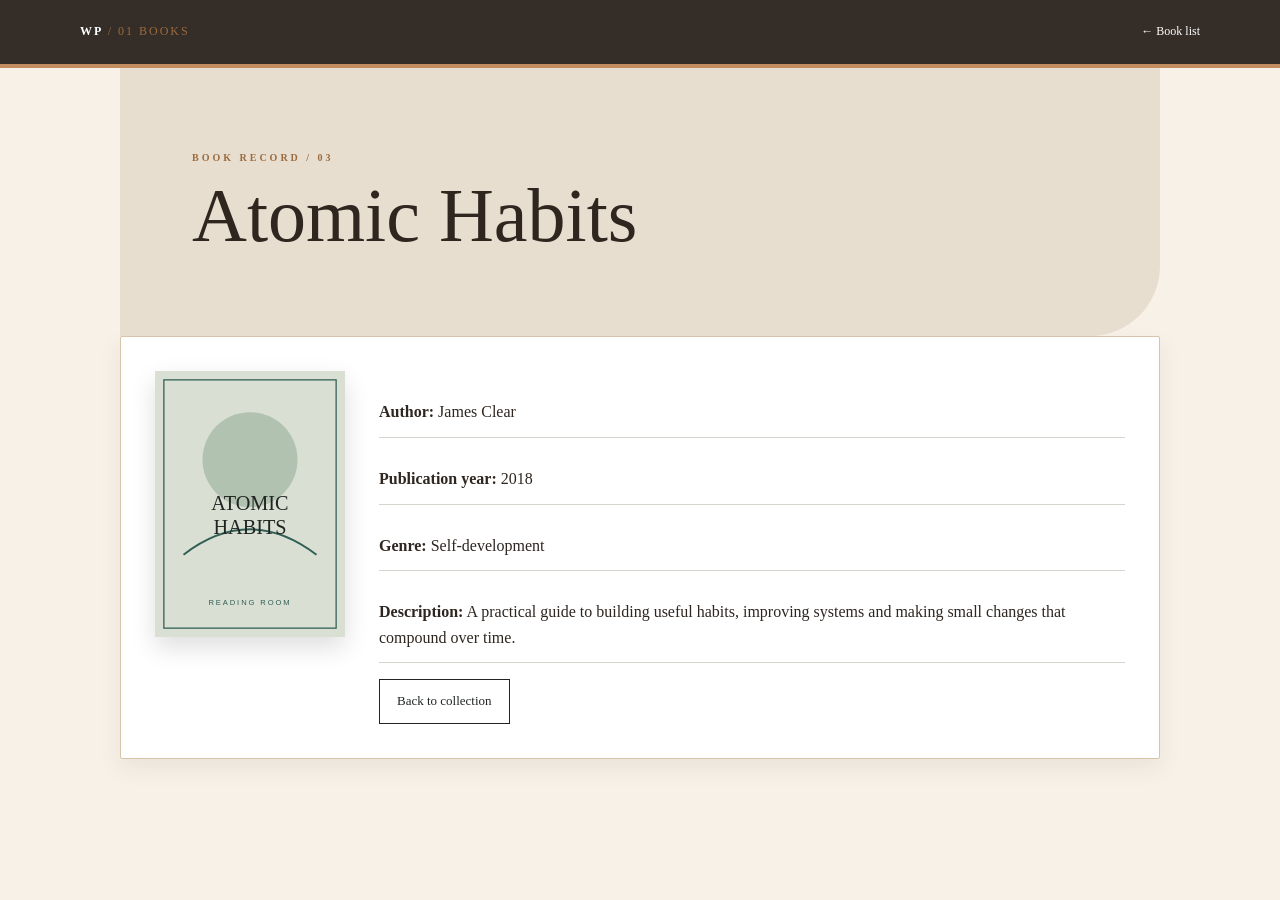
<file: 01_Book_Information/book3.html>
<!doctype html>
<html lang="en">
<head>
<meta charset="utf-8">
<meta name="viewport" content="width=device-width,initial-scale=1">
<title>Atomic Habits</title>
<link rel="stylesheet" href="../assets/site.css">
<link rel="stylesheet" href="style.css">
</head>
<body>
<header class="site-head">
<div class="head-inner">
<a class="brand" href="../index.html">WP <span>/ 01 BOOKS</span></a>
<a class="back" href="index.html">← Book list</a>
</div>
</header>
<main class="wrap">
<section class="hero">
<p class="kicker">BOOK RECORD / 03</p>
<h1>Atomic Habits</h1>
</section>
<section class="detail panel">
<img src="cover3.svg" alt="Atomic Habits cover">
<div>
<p><strong>Author:</strong> James Clear</p>
<p><strong>Publication year:</strong> 2018</p>
<p><strong>Genre:</strong> Self-development</p>
<p><strong>Description:</strong> A practical guide to building useful habits, improving systems and making small changes that compound over time.</p>
<a class="btn alt" href="index.html">Back to collection</a>
</div>
</section>
</main>
</body>
</html>
</file>
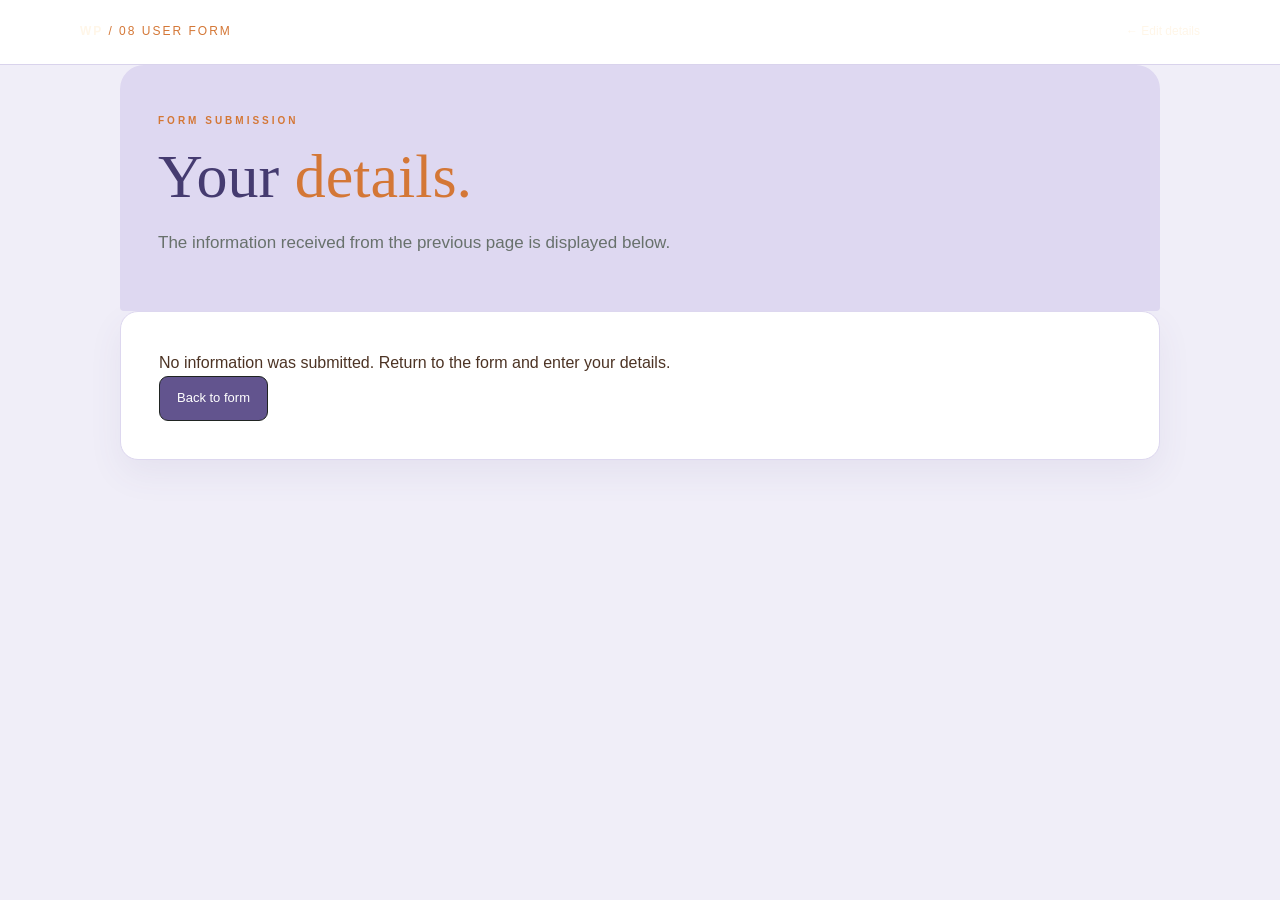
<file: 08_User_Information/display.html>
<!doctype html>
<html lang="en">
<head>
    <meta charset="utf-8">
    <meta name="viewport" content="width=device-width,initial-scale=1">
    <title>Submitted User Details</title>
    <link rel="stylesheet" href="../assets/site.css">
    <link rel="stylesheet" href="style.css">
</head>
<body>
    <header class="site-head">
        <div class="head-inner">
            <a class="brand" href="../index.html">WP <span>/ 08 USER FORM</span></a>
            <a class="back" href="index.html">← Edit details</a>
        </div>
    </header>

    <main class="wrap">
        <section class="hero">
            <p class="kicker">Form submission</p>
            <h1>Your <em>details.</em></h1>
            <p class="lead">The information received from the previous page is displayed below.</p>
        </section>

        <section class="panel">
            <div id="details" class="details" aria-live="polite"></div>
            <a class="btn alt" href="index.html">Back to form</a>
        </section>
    </main>

    <script src="display.js"></script>
</body>
</html>
</file>
<file: assets/site.css>
:root{--ink:#202522;--muted:#68716c;--paper:#f4f2ec;--white:#fffefa;--line:#d6d5cd;--accent:#315e55;--accent2:#b9c9bd;--serif:Georgia,"Times New Roman",serif;--sans:Arial,Helvetica,sans-serif}
*{box-sizing:border-box}
html{scroll-behavior:smooth}
body{margin:0;background:var(--paper);color:var(--ink);font-family:var(--sans);line-height:1.6}
a{color:inherit}
.site-head{border-bottom:1px solid var(--line);background:#f8f7f2}
.head-inner{width:min(1120px,92%);margin:auto;min-height:64px;display:flex;align-items:center;justify-content:space-between;gap:18px}
.brand{text-decoration:none;font-size:12px;letter-spacing:2px;font-weight:700}
.brand span{color:var(--accent);font-weight:400}
.back{font-size:12px;color:var(--muted);text-decoration:none}
.back:hover{text-decoration:underline}
.wrap{width:min(1040px,92%);margin:0 auto}
.hero{padding:58px 0 36px;animation:rise .65s ease both}
.kicker{font-size:10px;letter-spacing:3px;text-transform:uppercase;color:var(--accent);font-weight:700}
h1,h2,h3{font-family:var(--serif);font-weight:400;line-height:1.15}
h1{font-size:clamp(38px,6vw,68px);margin:12px 0}
h1 em{color:var(--accent);font-style:normal}
.lead{max-width:680px;color:var(--muted);font-size:17px}
.panel{background:var(--white);border:1px solid var(--line);padding:clamp(20px,4vw,34px);box-shadow:0 12px 35px #2025220a}
.btn{display:inline-block;border:1px solid var(--ink);background:var(--ink);color:white;text-decoration:none;padding:11px 17px;font-size:13px;cursor:pointer;transition:transform .2s,background .2s}
.btn:hover{background:var(--accent);transform:translateY(-2px)}
.btn.alt{background:transparent;color:var(--ink)}
.btn.alt:hover{background:#e9e8e0}
.field{display:block;margin:15px 0 6px;font-size:13px;font-weight:700}
input:not([type=radio]):not([type=checkbox]),select,textarea{width:100%;padding:12px 13px;border:1px solid #c7c9c1;background:#fffefa;color:var(--ink);font:14px var(--sans);border-radius:0}
input:focus,select:focus,textarea:focus{outline:2px solid var(--accent2);border-color:var(--accent)}
.actions{display:flex;gap:10px;flex-wrap:wrap;margin-top:20px}
.note{color:var(--muted);font-size:13px}
.site-foot{border-top:1px solid var(--line);padding:22px 0;margin-top:55px;color:var(--muted);font-size:11px;letter-spacing:.5px}
.grid{display:grid;grid-template-columns:repeat(3,1fr);gap:16px}
.tile{display:block;text-decoration:none;background:var(--white);border:1px solid var(--line);padding:22px;transition:transform .22s,box-shadow .22s}
.tile:hover{transform:translateY(-4px);box-shadow:0 14px 28px #20252212}
.tile .num{font:30px var(--serif);color:var(--accent)}
.tile h2{font-size:22px;margin:10px 0}
.tile p{font-size:13px;color:var(--muted);margin:0}
@keyframes rise{from{opacity:0;transform:translateY(14px)}to{opacity:1;transform:translateY(0)}}
@media(max-width:760px){.grid{grid-template-columns:repeat(2,1fr)}.hero{padding-top:38px}}
@media(max-width:520px){.grid{grid-template-columns:1fr}.head-inner{min-height:58px}}
@media(prefers-reduced-motion:reduce){*,*::before,*::after{scroll-behavior:auto!important;animation:none!important;transition:none!important}}
</file>
<file: 01_Book_Information/style.css>
.books{
    border-top:1px solid var(--line)
}

.book{
    display:grid;
    grid-template-columns:86px 1fr 30px;
    gap:22px;
    align-items:center;
    padding:20px 8px;
    border-bottom:1px solid var(--line);
    text-decoration:none;
    transition:background .2s,padding .2s
}

.book:hover{
    background:#ebeae2;
    padding-left:16px
}

.book img{
    width:78px;
    height:110px;
    object-fit:cover;
    box-shadow:0 6px 14px #0002
}

.book-meta small,.book-meta strong,.book-meta em{
    display:block
}

.book-meta small{
    font-size:10px;
    letter-spacing:2px;
    color:var(--accent)
}

.book-meta strong{
    font:25px Georgia;
    margin:4px 0
}

.book-meta em{
    font-size:12px;
    color:var(--muted);
    font-style:normal
}

.arrow{
    font-size:22px;
    color:var(--accent)
}

.detail{
    display:grid;
    grid-template-columns:190px 1fr;
    gap:34px;
    align-items:start
}

.detail img{
    width:100%;
    box-shadow:0 10px 24px #0002
}

.detail p{
    padding:12px 0;
    border-bottom:1px solid var(--line)
}

@media(max-width:520px){
    .detail{
        grid-template-columns:110px 1fr;
        gap:18px
    }

    .book{
        grid-template-columns:65px 1fr 20px;
        gap:13px
    }

    .book img{
        width:60px;
        height:86px
    }

    .book-meta strong{
        font-size:20px
    }
}


/* Independent visual direction: Lab 01 — book */
body{background:#f6f1e8;color:#2e261f;font-family:Georgia,sans-serif}
.site-head{background:#2e261f;border-color:#d8c5a9}
.site-head .brand,.site-head .back{color:#f6f1e8}
.site-head .brand span{color:#9b6b3d}
.hero h1,.section-title{font-family:Georgia,sans-serif;color:#2e261f}
.hero h1 em{color:#9b6b3d}
.kicker{color:#9b6b3d}
.panel,.tile,.card{background:#fff;color:#2e261f;border:1px solid #d8c5a9;border-radius:2px;box-shadow:0 9px 25px #2e261f12}
table th{background:#2e261f;color:#f6f1e8}
table td{border-bottom:1px solid #d8c5a9}
tbody tr:nth-child(even){background:#d8c5a955}
input,select,textarea{border:1px solid #d8c5a9;border-radius:2px;padding:10px;background:#fff;color:#2e261f}
button,.button{background:#9b6b3d;color:#2e261f;border-color:#9b6b3d}
.site-foot{border-color:#d8c5a9;color:#2e261f}


/* DISTINCT THEME 01: Contemporary literary journal */
body{background:#f7f1e8!important;color:#29251f!important;font-family:Georgia,serif!important}.site-head{background:#342d28!important;color:#fff!important;border-bottom:4px solid #c48d60!important}.site-head a{color:#fff!important}.hero{background:#e8ded0!important;padding:clamp(35px,7vw,72px)!important;border-radius:0 0 70px 0!important}.hero h1{font-family:Georgia,serif!important;font-size:clamp(40px,7vw,76px)!important;line-height:.98!important}.books{border-top:3px double #b99c7c!important}.book{background:#fffaf3!important;padding:24px!important;margin:12px 0!important;border:1px solid #e1d2bf!important;box-shadow:5px 5px 0 #e2d3c0!important}
</file>
<file: 02_Product_Catalogue/style.css>
/* Lab 02 — StyleHub product directory / blush and plum */
body{background:#fbf1f2;color:#45263a}
.site-head{background:#fff8f7;border-bottom:1px solid #e8cfd4}.site-head .brand{color:#572b43}.site-head .brand span{color:#b14d79}
.hero{padding:50px 0 30px}.hero h1{font:500 clamp(38px,6vw,62px) Georgia;letter-spacing:-1.5px}.hero h1 em{color:#b14d79}
.hero .kicker{color:#a34870}
.panel{background:#fffafb;border:1px solid #edcfd8;box-shadow:0 14px 34px #713a4a12;padding:20px;border-radius:4px}
.table-scroll{overflow-x:auto}table{width:100%;min-width:790px;border-collapse:separate;border-spacing:0;font-size:13px}
th{background:#f4dfe5;color:#6e304d;font:600 13px Georgia;letter-spacing:.3px}
th,td{padding:13px 12px;text-align:left;border-bottom:1px solid #efdde2;vertical-align:middle}
tbody tr:nth-child(odd){background:#fff}.table-scroll tbody tr:nth-child(even){background:#fcf3f5}
tbody tr:hover{background:#f8e7ec}
.product-image{width:100px}.product-image img{display:block;width:82px;height:62px;object-fit:contain;padding:4px;background:#f8e9ed;border:1px solid #f0d5dd;border-radius:3px}
.price{font-weight:700;color:#9e3f6a;white-space:nowrap}
.site-foot{border-color:#e6cbd3;color:#8c6b78}
@media(max-width:600px){.panel{padding:12px}.hero{padding-top:34px}}


/* DISTINCT THEME 02: Boutique retail / blush and plum */
body{background:#fbf1f2!important;color:#45263a!important;font-family:Arial,sans-serif!important}.site-head{background:#fff8f7!important;border-bottom:1px solid #e8cfd4!important}.hero{background:#6d3c58!important;color:#fff!important;padding:40px!important;border-radius:28px!important}.hero h1{font-family:Arial,sans-serif!important;font-size:clamp(38px,6vw,66px)!important}.panel{background:#fff!important;border:1px solid #ead5dc!important;border-radius:20px!important;box-shadow:0 15px 35px #6d3c5815!important}.table-scroll{overflow-x:auto!important}table{border-collapse:separate!important;border-spacing:0!important}th{background:#6d3c58!important;color:#fff!important}td{border-bottom:1px solid #f0e1e5!important}

/* Lab 02: individual product photographs on clean white backgrounds */
.product-thumb img, .product-image img {
  display: block;
  width: 112px;
  height: 112px;
  object-fit: contain;
  object-position: center;
  background: #fff;
  border: 1px solid #dedede;
  border-radius: 2px;
  padding: 3px;
  margin: 0 auto;
}
.product-thumb, .product-image {
  text-align: center;
  vertical-align: middle;
  min-width: 125px;
  background: #fff;
}
</file>
<file: 03_Cultural_Festival/style.css>
.form-grid{
    display:grid;
    grid-template-columns:1fr 1fr;
    gap:0 22px
}

form h2{
    font:25px Georgia;
    margin:0 0 12px
}

form hr{
    border:0;
    border-top:1px solid var(--line);
    margin:28px 0
}

.choices{
    display:flex;
    gap:18px;
    flex-wrap:wrap;
    margin:7px 0 16px
}

.choices label{
    font-size:13px;
    display:flex;
    align-items:center;
    gap:6px
}

.choices input{
    accent-color:var(--accent)
}

#formStatus{
    min-height:20px;
    margin-top:16px
}

@media(max-width:560px){
    .form-grid{
        grid-template-columns:1fr
    }
}


/* Independent visual direction: Lab 03 — festival */
body{background:#f4f0ff;color:#2d2452;font-family:Trebuchet MS,sans-serif}
.site-head{background:#2d2452;border-color:#d8cff4}
.site-head .brand,.site-head .back{color:#f4f0ff}
.site-head .brand span{color:#7755c8}
.hero h1,.section-title{font-family:Trebuchet MS,sans-serif;color:#2d2452}
.hero h1 em{color:#7755c8}
.kicker{color:#7755c8}
.panel,.tile,.card{background:#fff;color:#2d2452;border:1px solid #d8cff4;border-radius:16px;box-shadow:0 9px 25px #2d245212}
table th{background:#2d2452;color:#f4f0ff}
table td{border-bottom:1px solid #d8cff4}
tbody tr:nth-child(even){background:#d8cff455}
input,select,textarea{border:1px solid #d8cff4;border-radius:8px;padding:10px;background:#fff;color:#2d2452}
button,.button{background:#7755c8;color:#fff;border-color:#7755c8}
.site-foot{border-color:#d8cff4;color:#2d2452}


/* DISTINCT THEME 03: Arts festival / vivid editorial */
body{background:#fff0df!important;color:#35211d!important;font-family:Arial,sans-serif!important}.site-head{background:#f25c36!important;color:white!important;border:0!important}.site-head a{color:white!important}.hero{background:#f25c36!important;color:#fff!important;padding:clamp(35px,7vw,80px)!important;border-radius:0 0 90px 0!important}.hero h1{font-size:clamp(42px,8vw,82px)!important;line-height:.92!important;text-transform:uppercase!important;letter-spacing:-3px!important}.panel{background:#fffaf2!important;border:2px solid #f4b49c!important;border-radius:4px 34px 4px 34px!important;box-shadow:12px 12px 0 #f7c8ae!important}.panel input,.panel select,.panel textarea{background:#fff!important;border:1px solid #e9b39e!important;border-radius:4px!important}button,.btn{background:#28211e!important;color:#fff!important;border-radius:30px!important}
</file>
<file: 04_Country_Capital/style.css>
.finder{
    display:grid;
    grid-template-columns:1fr 1fr;
    gap:25px;
    align-items:center
}

.capital-box{
    border-left:2px solid var(--accent);
    padding:8px 24px;
    min-height:110px
}

.capital-box p{
    font:34px Georgia;
    color:var(--accent);
    margin:9px 0
}

@media(max-width:560px){
    .finder{
        grid-template-columns:1fr
    }

    .capital-box{
        border-left:0;
        border-top:2px solid var(--accent);
        padding:18px 0 0
    }
}


/* Independent visual direction: Lab 04 — selector */
body{background:#eaf8f7;color:#173d3a;font-family:Arial,sans-serif}
.site-head{background:#173d3a;border-color:#bce6df}
.site-head .brand,.site-head .back{color:#eaf8f7}
.site-head .brand span{color:#16877c}
.hero h1,.section-title{font-family:Arial,sans-serif;color:#173d3a}
.hero h1 em{color:#16877c}
.kicker{color:#16877c}
.panel,.tile,.card{background:#fff;color:#173d3a;border:1px solid #bce6df;border-radius:8px;box-shadow:0 9px 25px #173d3a12}
table th{background:#173d3a;color:#eaf8f7}
table td{border-bottom:1px solid #bce6df}
tbody tr:nth-child(even){background:#bce6df55}
input,select,textarea{border:1px solid #bce6df;border-radius:8px;padding:10px;background:#fff;color:#173d3a}
button,.button{background:#16877c;color:#fff;border-color:#16877c}
.site-foot{border-color:#bce6df;color:#173d3a}


/* DISTINCT THEME 04: Geography explorer / atlas */
body{background:#e8f0f5!important;color:#203a4b!important;font-family:Trebuchet MS,Arial,sans-serif!important}.site-head{background:#163d56!important;color:#fff!important}.site-head a{color:#fff!important}.hero{background:#cbdce6!important;padding:34px!important;border-left:8px solid #3d7893!important}.hero h1{font-family:Georgia,serif!important;color:#173f57!important}.finder{background:#fff!important;border:1px solid #b7cedb!important;border-radius:3px!important;box-shadow:0 14px 35px #173f5718!important;padding:clamp(20px,4vw,38px)!important}.capital-box{background:#eaf3f7!important;border-left:6px solid #4b8aa4!important;padding:24px!important}select{background:#f7fbfd!important;border:1px solid #8db0c1!important;border-radius:3px!important;padding:12px!important}
</file>
<file: 05_College_Website/style.css>
@import url('../assets/site.css');
body{background:#eae8df;color:#25251f}.college-shell{max-width:1120px;margin:0 auto;padding:0 clamp(18px,4vw,48px)}
.college-top{height:74px;display:flex;align-items:center;justify-content:space-between;border-bottom:1px solid #c8c7bb;gap:12px}.college-top a{color:#37382f;font-size:10px;letter-spacing:1.5px;font-weight:700}.college-top p{font-size:9px;letter-spacing:2px;color:#77776a}.monogram{font:700 18px Georgia!important;letter-spacing:0!important}.monogram span{color:#b06b4e}
.college-photo{height:360px;margin-top:24px;position:relative;background:linear-gradient(0deg,#20251d66,transparent 60%),url('../assets/places/Jain_Global_Campus.jpg') center/cover no-repeat}.photo-label{position:absolute;bottom:17px;left:20px;color:#fff;font-size:9px;letter-spacing:2px}
.college-heading{display:grid;grid-template-columns:1fr 260px;gap:25px;align-items:end;padding:48px 0 54px;border-bottom:1px solid #c8c7bb}.college-heading .kicker{grid-column:1/-1}.college-heading h1{font:500 clamp(48px,8vw,88px)/.88 Georgia;letter-spacing:-3px;margin:0}.college-heading h1 em{color:#a85f46;font-weight:400}.address{font:14px/1.8 Georgia;color:#69695e;margin:0 0 5px}
.course-section{display:grid;grid-template-columns:.7fr 1.3fr;gap:55px;padding:62px 0}.course-heading h2{font:500 clamp(34px,5vw,54px)/.98 Georgia;margin:13px 0}.course-heading>p:last-child{font:14px/1.7 Georgia;color:#77766b;max-width:230px}.course-stack{border-top:1px solid #c8c7bb}.course-item{display:grid;grid-template-columns:38px 1fr 20px;gap:15px;align-items:center;padding:18px 5px;border-bottom:1px solid #c8c7bb}.course-item span{font-size:10px;color:#a85f46;letter-spacing:1px}.course-item p{font:17px Georgia;margin:0;line-height:1.4}.course-item b{font-size:13px;color:#a85f46}
.college-announcement{display:grid;grid-template-columns:140px 1fr;gap:22px;padding:20px 22px;background:#deddd1;border:1px solid #c8c7bb}.college-announcement span{font-size:9px;letter-spacing:2px;font-weight:800;color:#a85f46}.college-announcement p{font:13px/1.7 Georgia;margin:0;color:#5e5e53}.college-footer{display:flex;justify-content:space-between;gap:15px;padding:28px 0 34px;font-size:9px;letter-spacing:1.4px;color:#77766b}
@media(max-width:650px){.college-top p{display:none}.college-photo{height:250px}.college-heading{grid-template-columns:1fr;padding:38px 0}.address{margin-top:0}.course-section{grid-template-columns:1fr;gap:20px;padding:42px 0}.course-heading>p:last-child{max-width:none}.college-announcement{grid-template-columns:1fr;gap:8px}.college-footer{flex-direction:column}}
</file>
<file: 07_Smart_Calculator/style.css>
.calc-grid{
    display:grid;
    grid-template-columns:1fr 1fr;
    gap:18px
}

.answer{
    margin-top:28px;
    padding:20px;
    background:#eeede6;
    border-left:3px solid var(--accent)
}

.answer output{
    display:block;
    font:38px Georgia;
    margin-top:5px;
    color:var(--accent)
}

@media(max-width:520px){
    .calc-grid{
        grid-template-columns:1fr
    }
}


/* Independent visual direction: Lab 07 — calculator */
body{background:#161b22;color:#f0f4f8;font-family:Arial,sans-serif}
.site-head{background:#f0f4f8;border-color:#343d49}
.site-head .brand,.site-head .back{color:#161b22}
.site-head .brand span{color:#51d6a5}
.hero h1,.section-title{font-family:Arial,sans-serif;color:#f0f4f8}
.hero h1 em{color:#51d6a5}
.kicker{color:#51d6a5}
.panel,.tile,.card{background:#222a34;color:#f0f4f8;border:1px solid #343d49;border-radius:8px;box-shadow:0 9px 25px #f0f4f812}
table th{background:#f0f4f8;color:#161b22}
table td{border-bottom:1px solid #343d49}
tbody tr:nth-child(even){background:#343d4955}
input,select,textarea{border:1px solid #343d49;border-radius:8px;padding:10px;background:#fff;color:#f0f4f8}
button,.button{background:#51d6a5;color:#f0f4f8;border-color:#51d6a5}
.site-foot{border-color:#343d49;color:#f0f4f8}


/* DISTINCT THEME 07: Calculator / warm monochrome instrument */
body{background:#e8e5df!important;color:#272727!important;font-family:ui-monospace,Consolas,monospace!important}.site-head{background:#272727!important;color:#f1eee7!important;border-bottom:4px solid #a9a49a!important}.site-head a{color:#f1eee7!important}.hero{background:#d2cec5!important;padding:30px!important;border:1px solid #b5afa4!important}.hero h1{font-family:ui-monospace,monospace!important;letter-spacing:-2px!important}.panel{background:#f8f7f3!important;border:2px solid #5b5a56!important;border-radius:3px!important;box-shadow:9px 9px 0 #bcb7ad!important;padding:clamp(18px,4vw,32px)!important}.calc-grid input,.calc-grid select{background:#fff!important;border:1px solid #777!important;border-radius:2px!important}button,.btn{background:#343434!important;color:#fff!important;border-radius:2px!important} .answer{background:#dfe6dd!important;border-left:5px solid #637e62!important}
</file>
<file: 08_User_Information/style.css>
.form-grid{
    display:grid;
    grid-template-columns:1fr 1fr;
    gap:0 22px
}

.choices{
    display:flex;
    flex-wrap:wrap;
    gap:10px
}

.choices label{
    font-size:13px
}

.choices input{
    accent-color:var(--accent)
}

.details p{
    display:flex;
    gap:15px;
    border-bottom:1px solid var(--line);
    padding:11px 0;
    margin:0
}

.details strong{
    min-width:130px;
    color:var(--accent)
}

@media(max-width:560px){
    .form-grid{
        grid-template-columns:1fr
    }

    .details p{
        display:block
    }

    .details strong{
        display:block
    }
}


/* Independent visual direction: Lab 08 — form */
body{background:#fff6e8;color:#4c3324;font-family:Verdana,sans-serif}
.site-head{background:#4c3324;border-color:#f1d1ad}
.site-head .brand,.site-head .back{color:#fff6e8}
.site-head .brand span{color:#d47736}
.hero h1,.section-title{font-family:Verdana,sans-serif;color:#4c3324}
.hero h1 em{color:#d47736}
.kicker{color:#d47736}
.panel,.tile,.card{background:#fff;color:#4c3324;border:1px solid #f1d1ad;border-radius:16px;box-shadow:0 9px 25px #4c332412}
table th{background:#4c3324;color:#fff6e8}
table td{border-bottom:1px solid #f1d1ad}
tbody tr:nth-child(even){background:#f1d1ad55}
input,select,textarea{border:1px solid #f1d1ad;border-radius:8px;padding:10px;background:#fff;color:#4c3324}
button,.button{background:#d47736;color:#4c3324;border-color:#d47736}
.site-foot{border-color:#f1d1ad;color:#4c3324}


/* DISTINCT THEME 08: Personal profile / soft lavender cards */
body{background:#f0eef8!important;color:#302d46!important;font-family:Arial,sans-serif!important}.site-head{background:#fff!important;border-bottom:1px solid #d9d3ec!important}.hero{background:#ded8f1!important;padding:38px!important;border-radius:24px 24px 4px 4px!important}.hero h1{font-family:Georgia,serif!important;color:#453b70!important;font-size:clamp(38px,6vw,62px)!important}.panel{background:#fff!important;border:1px solid #ddd7ef!important;border-radius:18px!important;box-shadow:0 14px 35px #51427d12!important;padding:clamp(20px,4vw,38px)!important}.form-grid{gap:20px 24px!important}.panel input,.panel select,.panel textarea{background:#faf9ff!important;border:1px solid #c9c0e3!important;border-radius:9px!important;padding:12px!important}button,.btn{background:#62548e!important;color:#fff!important;border-radius:9px!important}
</file>
<file: 09_XML_DOM_Records/style.css>
.table-scroll{
    overflow-x:auto
}

table{
    width:100%;
    border-collapse:collapse;
    min-width:650px;
    font-size:13px;
    margin-top:12px
}

th,td{
    padding:13px;
    text-align:left;
    border-bottom:1px solid var(--line)
}

th{
    font:16px Georgia;
    background:#eeede6
}

tbody tr:hover{
    background:#f0f0e8
}


/* Independent visual direction: Lab 09 — xml */
body{background:#eef3e9;color:#263c2b;font-family:Georgia,sans-serif}
.site-head{background:#263c2b;border-color:#cbd9c1}
.site-head .brand,.site-head .back{color:#eef3e9}
.site-head .brand span{color:#668b55}
.hero h1,.section-title{font-family:Georgia,sans-serif;color:#263c2b}
.hero h1 em{color:#668b55}
.kicker{color:#668b55}
.panel,.tile,.card{background:#fff;color:#263c2b;border:1px solid #cbd9c1;border-radius:2px;box-shadow:0 9px 25px #263c2b12}
table th{background:#263c2b;color:#eef3e9}
table td{border-bottom:1px solid #cbd9c1}
tbody tr:nth-child(even){background:#cbd9c155}
input,select,textarea{border:1px solid #cbd9c1;border-radius:2px;padding:10px;background:#fff;color:#263c2b}
button,.button{background:#668b55;color:#263c2b;border-color:#668b55}
.site-foot{border-color:#cbd9c1;color:#263c2b}


/* DISTINCT THEME 09: Database ledger / clean grid */
body{background:#f0f2ed!important;color:#28332c!important;font-family:Arial,sans-serif!important}.site-head{background:#283b31!important;color:#fff!important;border-bottom:6px solid #a3b79f!important}.site-head a{color:#fff!important}.hero{background:#dce5d9!important;padding:30px!important;border-bottom:1px solid #aab9a7!important}.hero h1{font-family:Georgia,serif!important;color:#284331!important}.panel{background:#fff!important;border:1px solid #c4d0c2!important;border-radius:0!important;padding:22px!important;box-shadow:none!important}.table-scroll{overflow-x:auto!important}table{border-collapse:collapse!important;min-width:650px!important}th{background:#354e40!important;color:#fff!important;text-align:left!important;text-transform:uppercase!important;letter-spacing:.8px!important}td,th{padding:14px!important;border:1px solid #d3ddd1!important}tr:nth-child(even){background:#f0f5ee!important}
</file>
